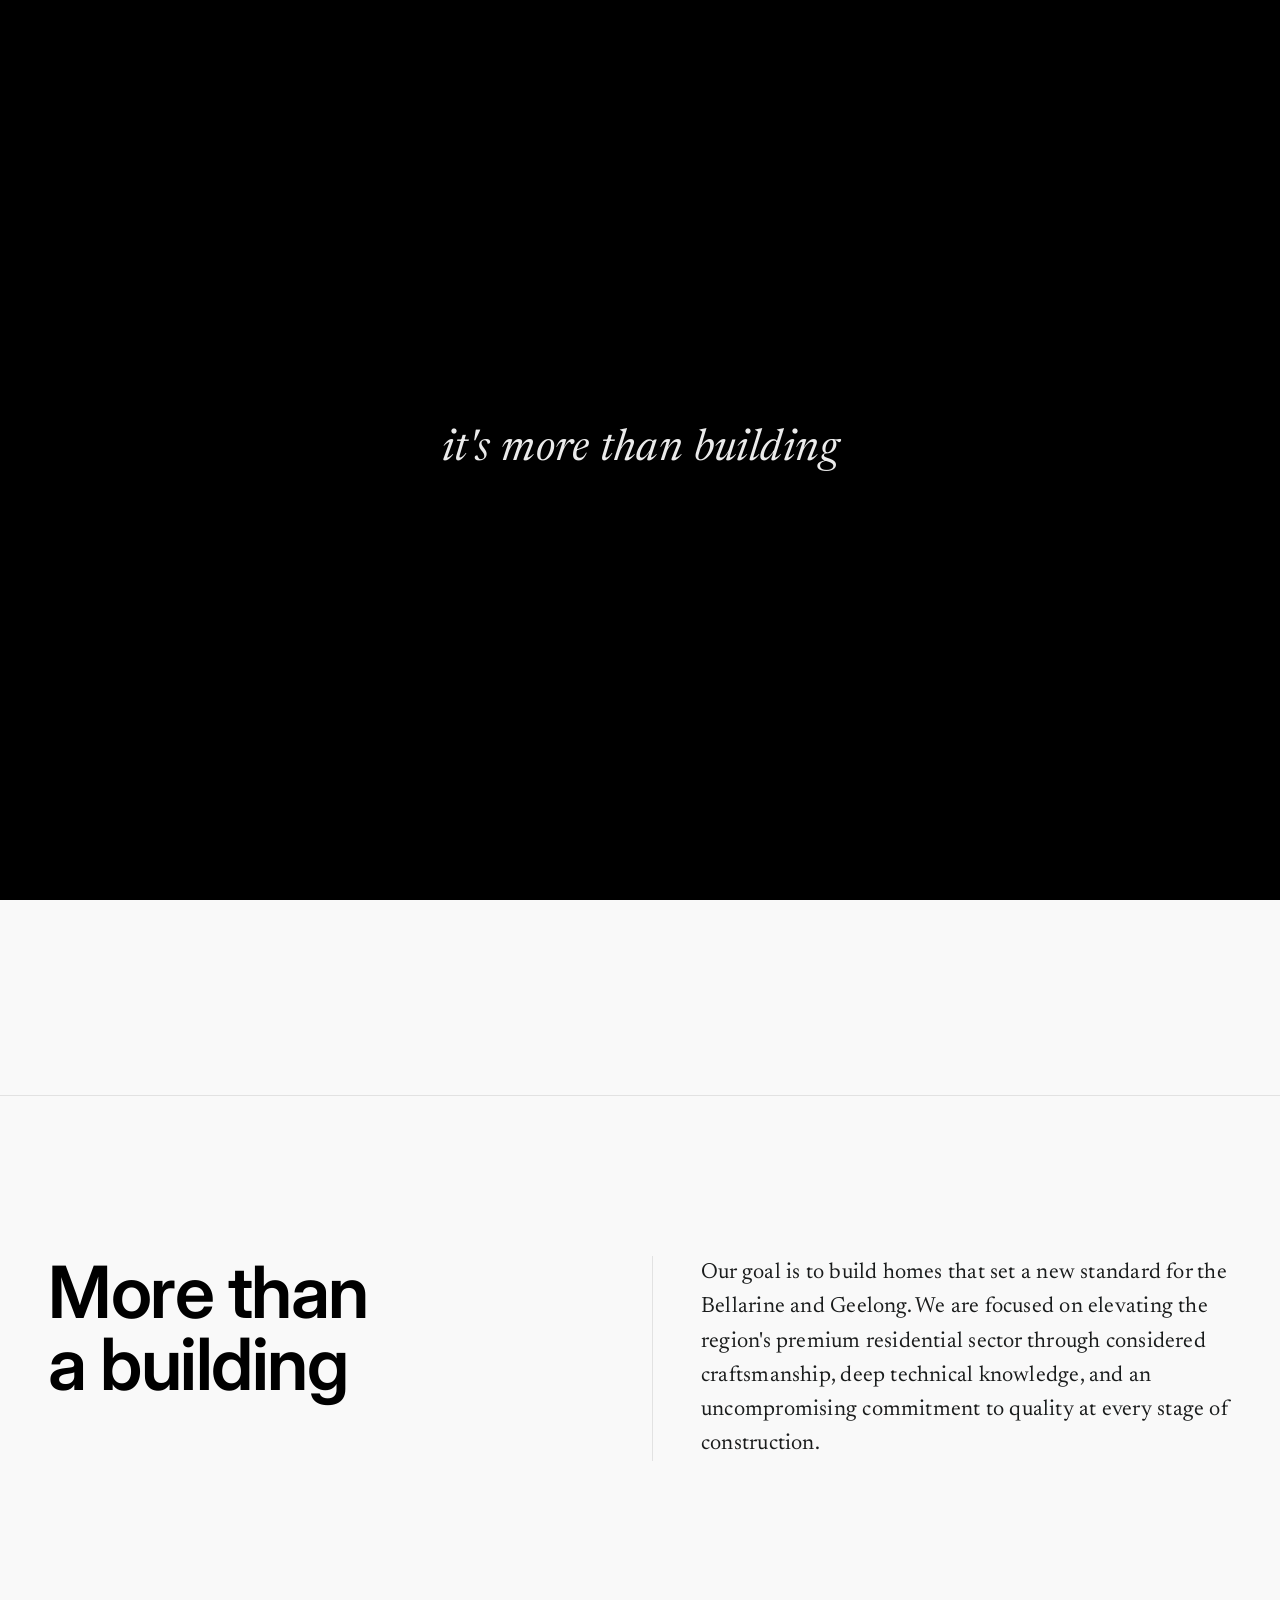
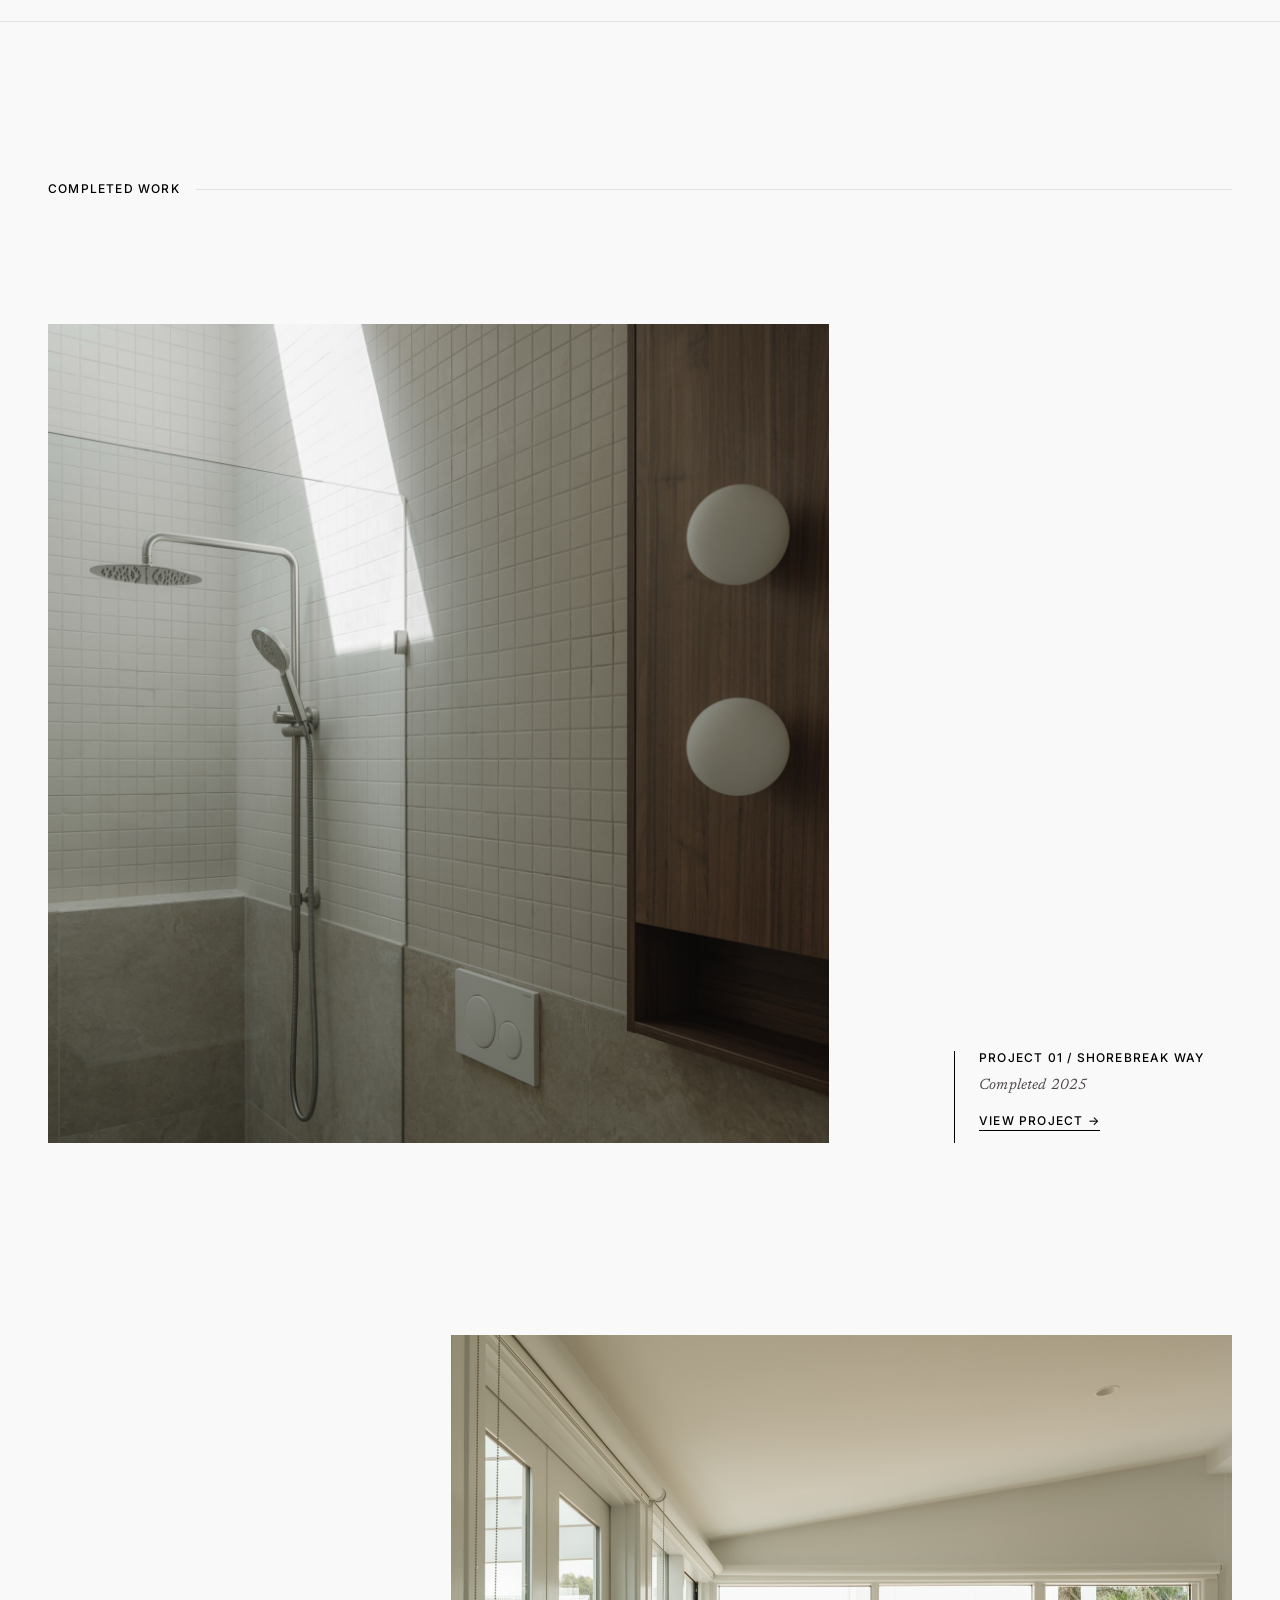
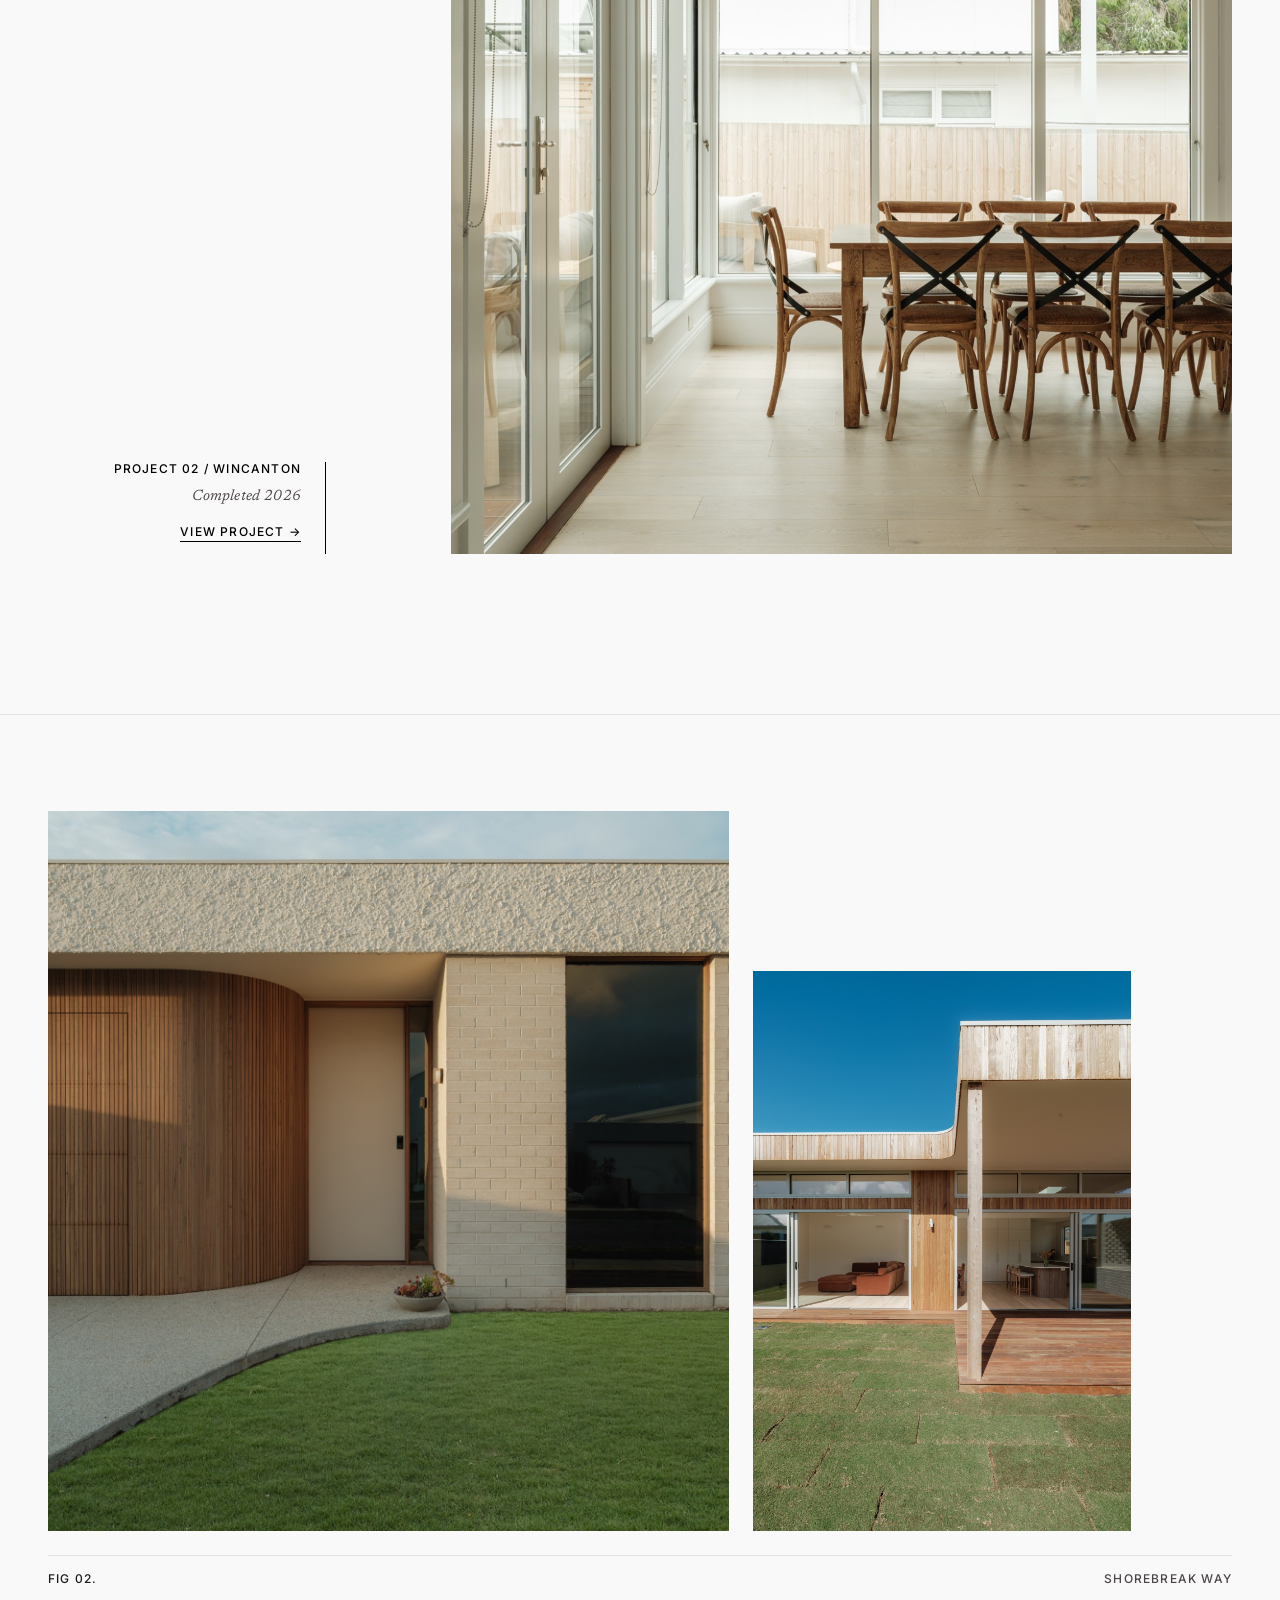
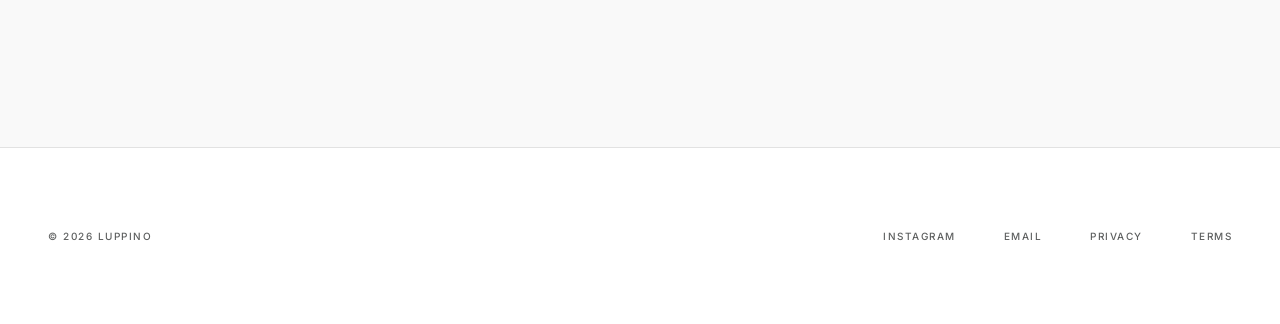
<file: site/index.html>
<!DOCTYPE html>
<html lang="en">
<head>
  <meta charset="UTF-8" />
  <meta name="viewport" content="width=device-width, initial-scale=1.0" />
  <title>LUPPINO — Building with Intent</title>
  <meta name="description" content="LUPPINO is a building company committed to enduring architecture — precision in form, restraint in material, intent in every detail." />
  <link rel="preconnect" href="https://fonts.googleapis.com" />
  <link rel="preconnect" href="https://fonts.gstatic.com" crossorigin />
  <link rel="stylesheet" href="https://fonts.googleapis.com/css2?family=Inter:wght@400;500;600;700&family=Newsreader:opsz,wght@6..72,400;6..72,500&display=swap" />
  <link rel="stylesheet" href="css/styles.css" />
  <script defer src="js/motion.js"></script>
</head>
<body class="has-intro">

  <!-- Intro / page-load curtain -->
  <div class="intro" aria-hidden="true">
    <img class="intro__logo" src="images/logo.png" alt="" />
    <span class="intro__slogan">it's more than building</span>
  </div>

  <nav class="nav">
    <a href="index.html"><img class="nav__logo" src="images/logo.png" alt="LUPPINO" /></a>
    <ul class="nav__list">
      <li><a class="nav__link is-active" href="index.html">Home</a></li>
      <li><a class="nav__link" href="projects.html">Projects</a></li>
      <li><a class="nav__link" href="now-building.html">Now Building</a></li>
      <li><a class="nav__link" href="about.html">About</a></li>
      <li><a class="nav__link" href="contact.html">Contact</a></li>
    </ul>
  </nav>

  <main>

    <!-- Hero -->
    <section class="hero" style="padding-top: 160px;">
      <div class="hero__frame">
        <img class="hero__image" src="images/shorebreak-facade.jpg" alt="LUPPINO — Shorebreak Way" />
        <div class="hero__overlay">
          <img class="hero__wordmark" src="images/logo.png" alt="LUPPINO" />
        </div>
      </div>
      <div class="hero__caption">
        <span class="label-sm">Fig 01.</span>
        <span class="label-sm right">Shorebreak Way · 2025</span>
      </div>
    </section>

    <!-- Mission -->
    <section class="mission">
      <div class="grid-12">
        <div class="col-5">
          <h2 class="headline-lg mission__title">More than<br />a building</h2>
        </div>
        <div class="col-6 start-7 mission__copy">
          <p class="body-md mission__statement">Our goal is to build homes that set a new standard for the Bellarine and Geelong. We are focused on elevating the region's premium residential sector through considered craftsmanship, deep technical knowledge, and an uncompromising commitment to quality at every stage of construction.</p>
        </div>
      </div>
    </section>

    <!-- Featured Project -->
    <section class="featured">
      <div class="featured__heading">
        <span class="label-sm">Completed Work</span>
        <span class="rule" aria-hidden="true"></span>
      </div>

      <!-- Shorebreak Way — image left, caption right -->
      <div class="grid-12 featured__row">
        <div class="col-8 featured__image-wrap featured__image-wrap--lg">
          <a href="shorebreak.html"><img src="images/project-04.jpg" alt="Shorebreak Way" /></a>
        </div>
        <div class="col-3 start-10 featured__caption featured__caption--left">
          <h3 class="label-sm">Project 01 / Shorebreak Way</h3>
          <p>Completed 2025</p>
          <a href="shorebreak.html" class="featured__link label-sm">View Project →</a>
        </div>
      </div>

      <!-- Wincanton — caption left, image right -->
      <div class="grid-12 featured__row">
        <div class="col-3 featured__caption featured__caption--right">
          <h3 class="label-sm">Project 02 / Wincanton</h3>
          <p>Completed 2026</p>
          <a href="wincanton.html" class="featured__link label-sm">View Project →</a>
        </div>
        <div class="col-8 start-5 featured__image-wrap featured__image-wrap--lg">
          <a href="wincanton.html"><img src="images/wincanton-rear.jpg" alt="Wincanton" /></a>
        </div>
      </div>
    </section>

    <!-- Closing image pair -->
    <section class="closing">
      <div class="closing__row grid-12">
        <div class="closing__frame closing__frame--lg col-7">
          <img src="images/project-12.jpg" alt="Shorebreak Way — interior" />
        </div>
        <div class="closing__frame closing__frame--md col-4 start-9">
          <img src="images/project-09.jpg" alt="Shorebreak Way — living volume" />
        </div>
      </div>
      <div class="closing__caption">
        <span class="label-sm">Fig 02.</span>
        <span class="label-sm right">Shorebreak Way</span>
      </div>
    </section>

  </main>

  <footer class="footer">
    <span class="footer__copyright">© 2026 LUPPINO</span>
    <div class="footer__links">
      <a href="#">Instagram</a>
      <a href="contact.html">Email</a>
      <a href="#">Privacy</a>
      <a href="#">Terms</a>
    </div>
  </footer>

</body>
</html>
</file>
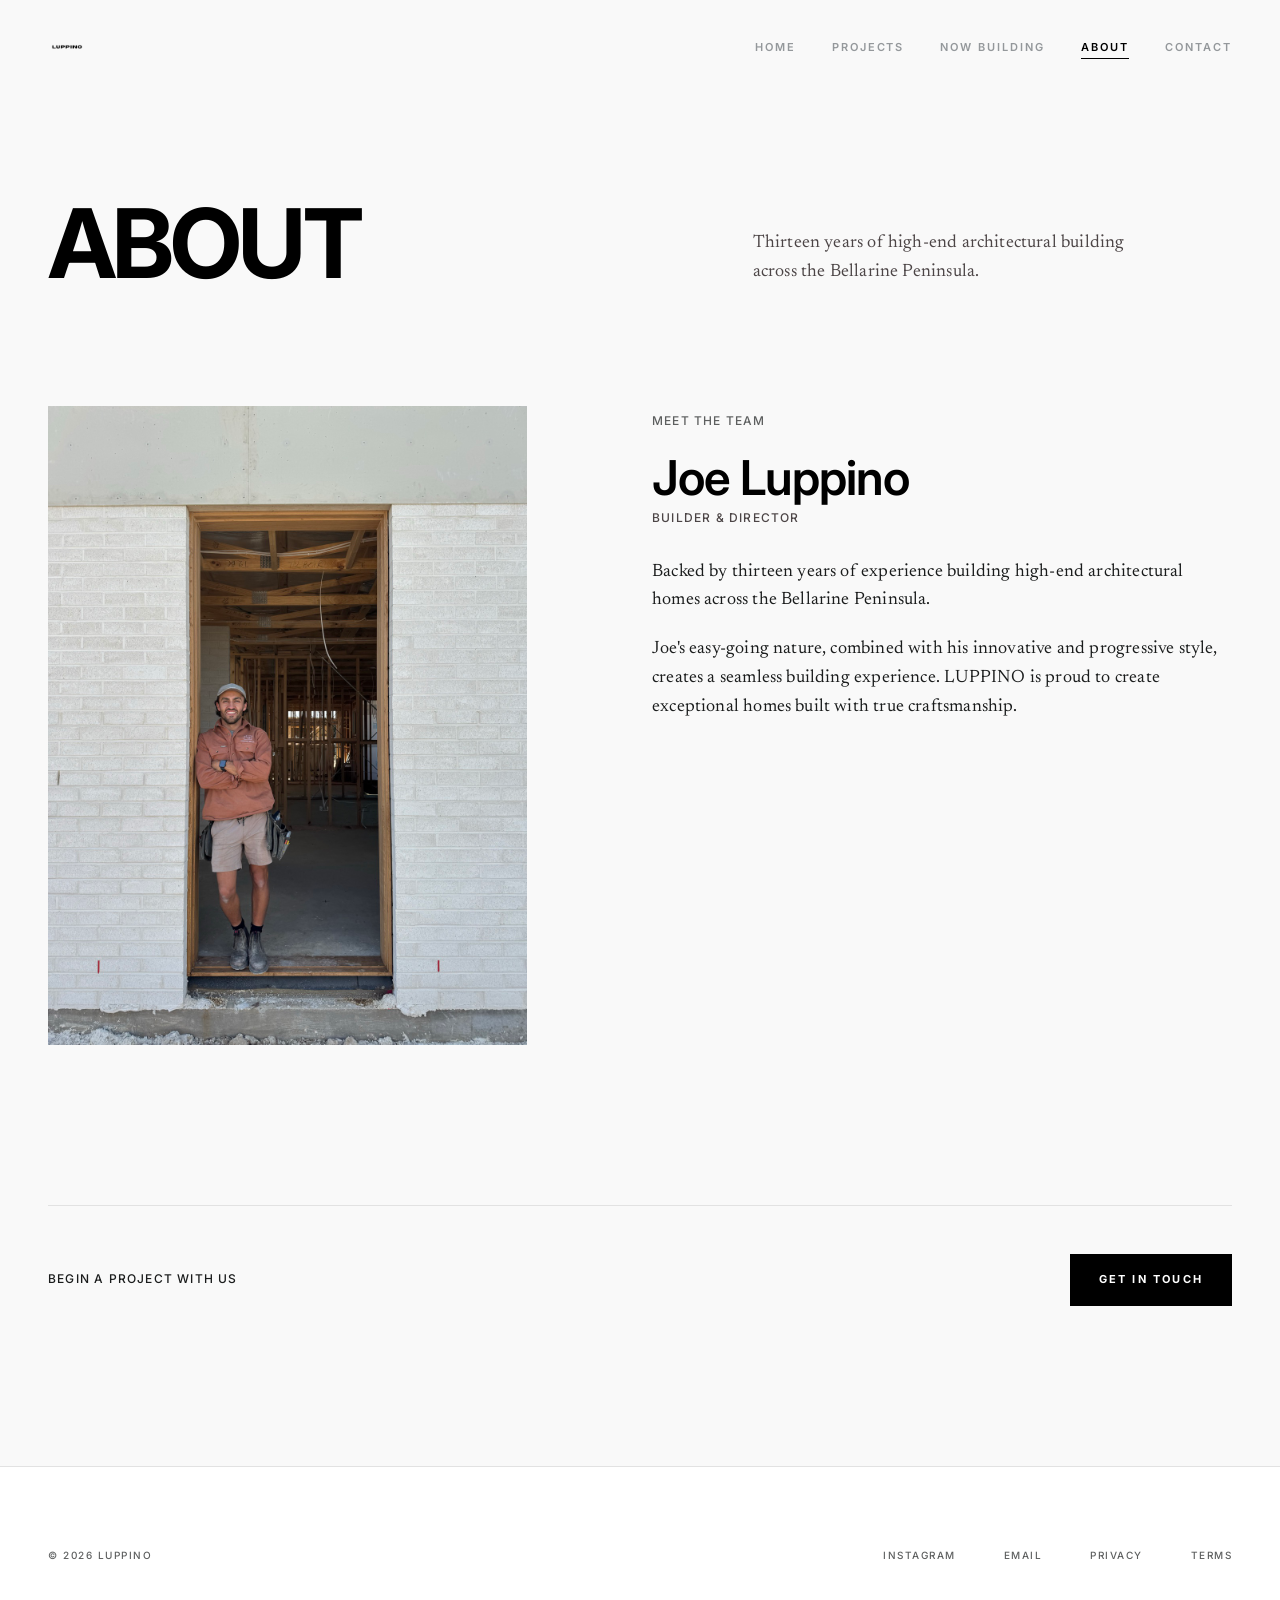
<file: site/about.html>
<!DOCTYPE html>
<html lang="en">
<head>
  <meta charset="UTF-8" />
  <meta name="viewport" content="width=device-width, initial-scale=1.0" />
  <title>LUPPINO — About</title>
  <meta name="description" content="Meet Joe Luppino — Builder and Director of LUPPINO. Thirteen years building high-end architectural homes across the Bellarine Peninsula." />
  <link rel="preconnect" href="https://fonts.googleapis.com" />
  <link rel="preconnect" href="https://fonts.gstatic.com" crossorigin />
  <link rel="stylesheet" href="https://fonts.googleapis.com/css2?family=Inter:wght@400;500;600;700&family=Newsreader:opsz,wght@6..72,400;6..72,500&display=swap" />
  <link rel="stylesheet" href="css/styles.css" />
  <script defer src="js/motion.js"></script>
</head>
<body>

  <nav class="nav">
    <a href="index.html"><img class="nav__logo" src="images/logo.png" alt="LUPPINO" /></a>
    <ul class="nav__list">
      <li><a class="nav__link" href="index.html">Home</a></li>
      <li><a class="nav__link" href="projects.html">Projects</a></li>
      <li><a class="nav__link" href="now-building.html">Now Building</a></li>
      <li><a class="nav__link is-active" href="about.html">About</a></li>
      <li><a class="nav__link" href="contact.html">Contact</a></li>
    </ul>
  </nav>

  <main>

    <!-- Hero -->
    <header class="contact-hero">
      <div class="grid-12">
        <div class="col-7">
          <h1 class="display-xl contact-hero__title">About</h1>
        </div>
        <div class="col-4 start-9" style="align-self: end;">
          <p class="body-md contact-hero__intro">Thirteen years of high-end architectural building across the Bellarine Peninsula.</p>
        </div>
      </div>
    </header>

    <!-- Bio -->
    <section class="about">
      <div class="grid-12 about__grid">
        <figure class="col-5 about__portrait">
          <img src="images/joe.jpg" alt="Joe Luppino — Builder and Director of LUPPINO" />
        </figure>
        <div class="col-6 start-7 about__copy">
          <span class="label-sm about__eyebrow">Meet the team</span>
          <h2 class="headline-md about__name">Joe Luppino</h2>
          <p class="label-sm about__role">Builder &amp; Director</p>
          <div class="body-md about__body">
            <p>Backed by thirteen years of experience building high-end architectural homes across the Bellarine Peninsula.</p>
            <p>Joe's easy-going nature, combined with his innovative and progressive style, creates a seamless building experience. LUPPINO is proud to create exceptional homes built with true craftsmanship.</p>
          </div>
        </div>
      </div>
    </section>

    <!-- Closing CTA -->
    <section class="about-cta">
      <div class="about-cta__row">
        <span class="label-sm">Begin a project with us</span>
        <a class="button" href="contact.html">Get in Touch</a>
      </div>
    </section>

  </main>

  <footer class="footer">
    <span class="footer__copyright">© 2026 LUPPINO</span>
    <div class="footer__links">
      <a href="#">Instagram</a>
      <a href="contact.html">Email</a>
      <a href="#">Privacy</a>
      <a href="#">Terms</a>
    </div>
  </footer>

</body>
</html>
</file>
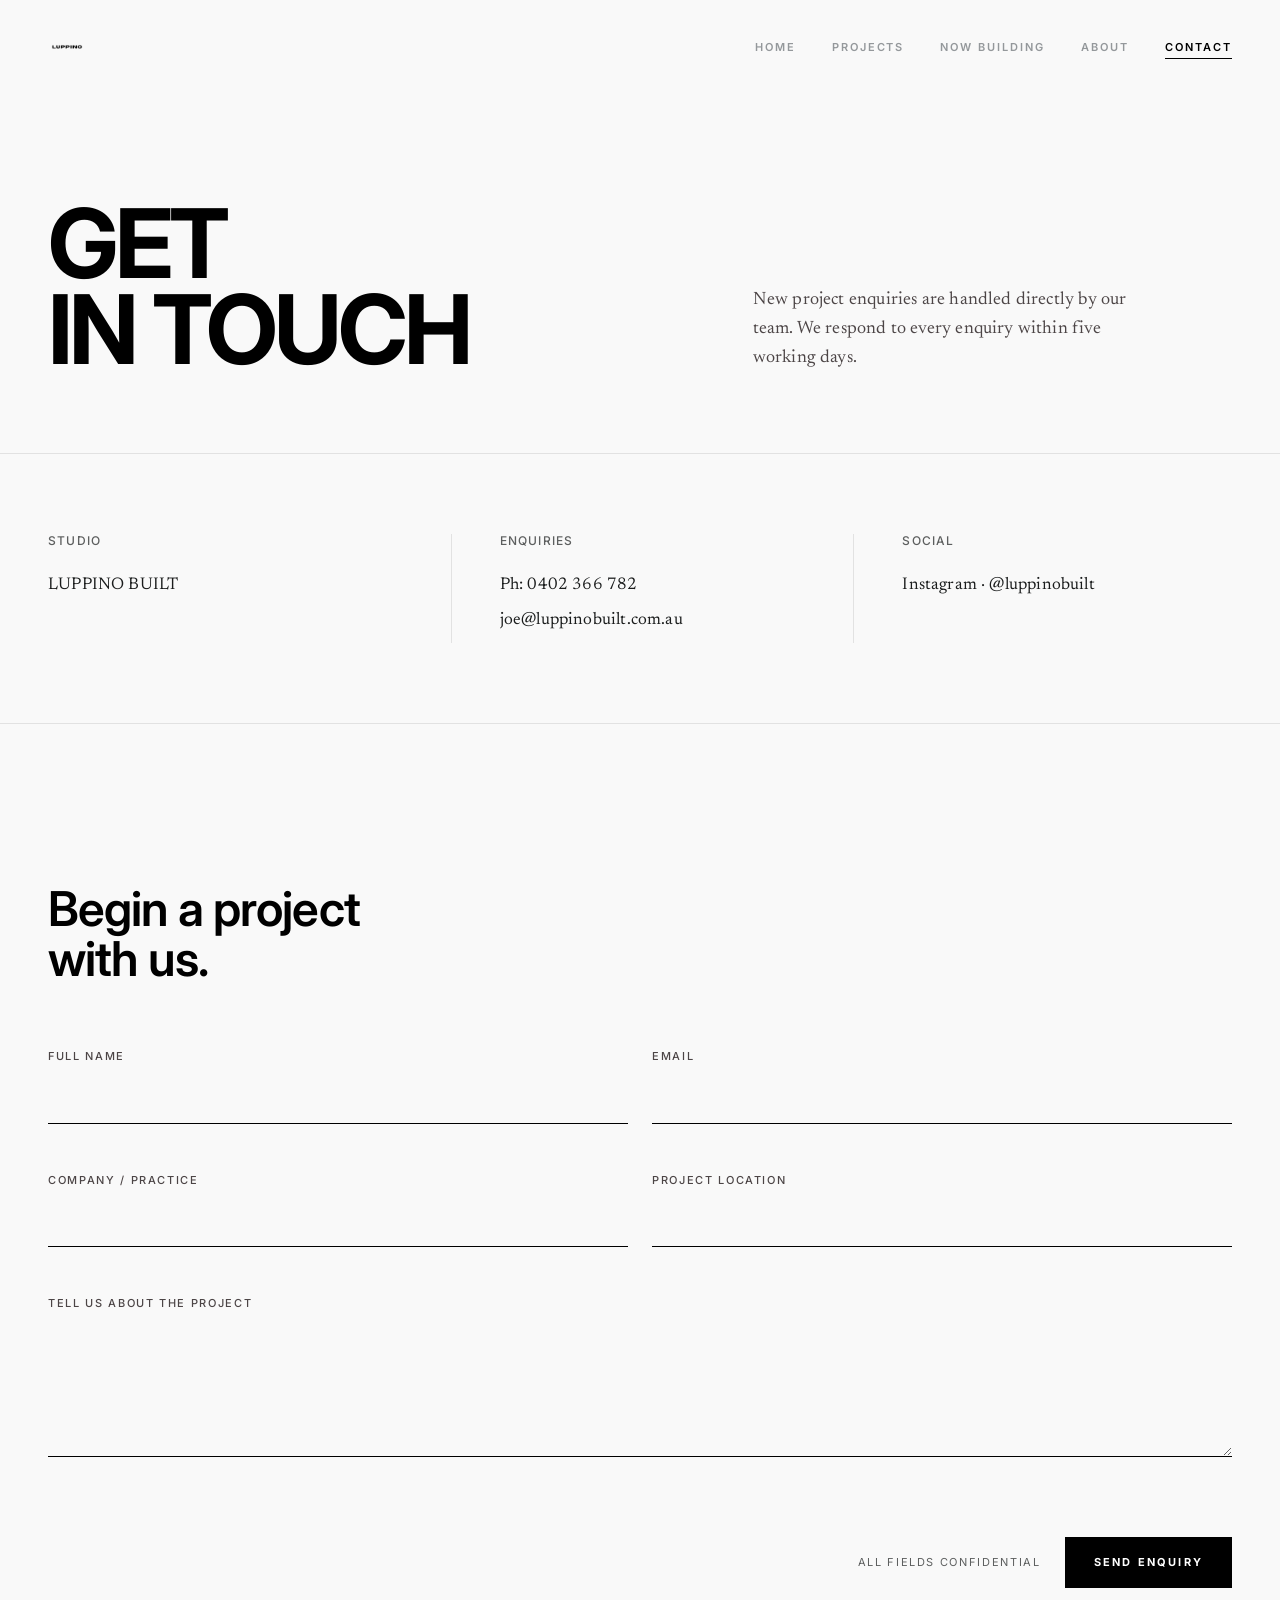
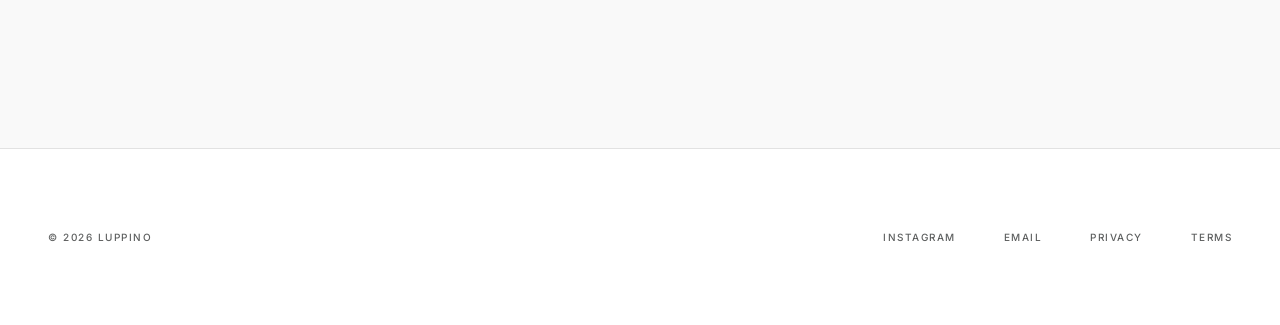
<file: site/contact.html>
<!DOCTYPE html>
<html lang="en">
<head>
  <meta charset="UTF-8" />
  <meta name="viewport" content="width=device-width, initial-scale=1.0" />
  <title>LUPPINO — Contact</title>
  <meta name="description" content="Contact LUPPINO. New projects, press, and studio enquiries are handled directly by our practice." />
  <link rel="preconnect" href="https://fonts.googleapis.com" />
  <link rel="preconnect" href="https://fonts.gstatic.com" crossorigin />
  <link rel="stylesheet" href="https://fonts.googleapis.com/css2?family=Inter:wght@400;500;600;700&family=Newsreader:opsz,wght@6..72,400;6..72,500&display=swap" />
  <link rel="stylesheet" href="css/styles.css" />
  <script defer src="js/motion.js"></script>
</head>
<body>

  <nav class="nav">
    <a href="index.html"><img class="nav__logo" src="images/logo.png" alt="LUPPINO" /></a>
    <ul class="nav__list">
      <li><a class="nav__link" href="index.html">Home</a></li>
      <li><a class="nav__link" href="projects.html">Projects</a></li>
      <li><a class="nav__link" href="now-building.html">Now Building</a></li>
      <li><a class="nav__link" href="about.html">About</a></li>
      <li><a class="nav__link is-active" href="contact.html">Contact</a></li>
    </ul>
  </nav>

  <main>

    <!-- Hero -->
    <header class="contact-hero">
      <div class="grid-12">
        <div class="col-7">
          <h1 class="display-xl contact-hero__title">Get<br />in touch</h1>
        </div>
        <div class="col-4 start-9" style="align-self: end;">
          <p class="body-md contact-hero__intro">New project enquiries are handled directly by our team. We respond to every enquiry within five working days.</p>
        </div>
      </div>
    </header>

    <!-- Info panel -->
    <section class="contact-info">
      <div class="grid-12">
        <div class="col-4 info-block">
          <h4 class="label-sm">Studio</h4>
          <p>LUPPINO BUILT</p>
        </div>
        <div class="col-4 info-block">
          <h4 class="label-sm">Enquiries</h4>
          <a href="tel:+61402366782">Ph: 0402 366 782</a>
          <a href="mailto:joe@luppinobuilt.com.au">joe@luppinobuilt.com.au</a>
        </div>
        <div class="col-4 info-block">
          <h4 class="label-sm">Social</h4>
          <a href="https://www.instagram.com/luppinobuilt" target="_blank" rel="noopener">Instagram · @luppinobuilt</a>
        </div>
      </div>
    </section>

    <!-- Form -->
    <section class="contact-form-section">
      <h2 class="headline-md contact-form-section__title">Begin a project<br />with us.</h2>

      <!-- Success banner (hidden until JS sets .is-shown after a successful submit) -->
      <div class="form__success" id="contact-success" hidden>
        <p class="label-sm">Enquiry sent.</p>
        <p class="body-md">Thanks for reaching out — we'll be in touch within five working days.</p>
      </div>
      <div class="form__error" id="contact-error" hidden></div>

      <form class="form" id="contact-form" action="https://formspree.io/f/maqvjkeg" method="POST" autocomplete="on">
        <div class="form__field">
          <label class="form__label" for="name">Full name</label>
          <input class="form__input" id="name" name="name" type="text" required />
        </div>
        <div class="form__field">
          <label class="form__label" for="email">Email</label>
          <input class="form__input" id="email" name="email" type="email" required />
        </div>
        <div class="form__field">
          <label class="form__label" for="company">Company / Practice</label>
          <input class="form__input" id="company" name="company" type="text" />
        </div>
        <div class="form__field">
          <label class="form__label" for="location">Project location</label>
          <input class="form__input" id="location" name="location" type="text" />
        </div>
        <div class="form__field form__field--full">
          <label class="form__label" for="message">Tell us about the project</label>
          <textarea class="form__textarea" id="message" name="message" rows="4" required></textarea>
        </div>
        <div class="form__submit-row">
          <span class="form__note">All fields confidential</span>
          <button class="button" type="submit">Send Enquiry</button>
        </div>
      </form>
    </section>

  </main>

  <footer class="footer">
    <span class="footer__copyright">© 2026 LUPPINO</span>
    <div class="footer__links">
      <a href="#">Instagram</a>
      <a href="contact.html">Email</a>
      <a href="#">Privacy</a>
      <a href="#">Terms</a>
    </div>
  </footer>

  <!-- Contact form: submits to Formspree via fetch, shows inline success/error -->
  <script>
    (function () {
      const form = document.getElementById('contact-form');
      const success = document.getElementById('contact-success');
      const errorBox = document.getElementById('contact-error');
      if (!form) return;

      form.addEventListener('submit', async (event) => {
        event.preventDefault();
        const submitBtn = form.querySelector('button[type="submit"]');
        if (submitBtn) submitBtn.disabled = true;
        errorBox.hidden = true;
        errorBox.textContent = '';

        try {
          const response = await fetch(form.action, {
            method: 'POST',
            headers: { Accept: 'application/json' },
            body: new FormData(form),
          });

          if (response.ok) {
            form.reset();
            form.hidden = true;
            success.hidden = false;
            success.scrollIntoView({ behavior: 'smooth', block: 'center' });
          } else {
            const data = await response.json().catch(() => ({}));
            const message = (data.errors && data.errors.map((e) => e.message).join(', '))
              || 'Something went wrong. Please try again or email us directly.';
            errorBox.textContent = message;
            errorBox.hidden = false;
          }
        } catch (err) {
          errorBox.textContent = 'Network error — please try again, or email joe@luppinobuilt.com.au directly.';
          errorBox.hidden = false;
        } finally {
          if (submitBtn) submitBtn.disabled = false;
        }
      });
    })();
  </script>

</body>
</html>
</file>
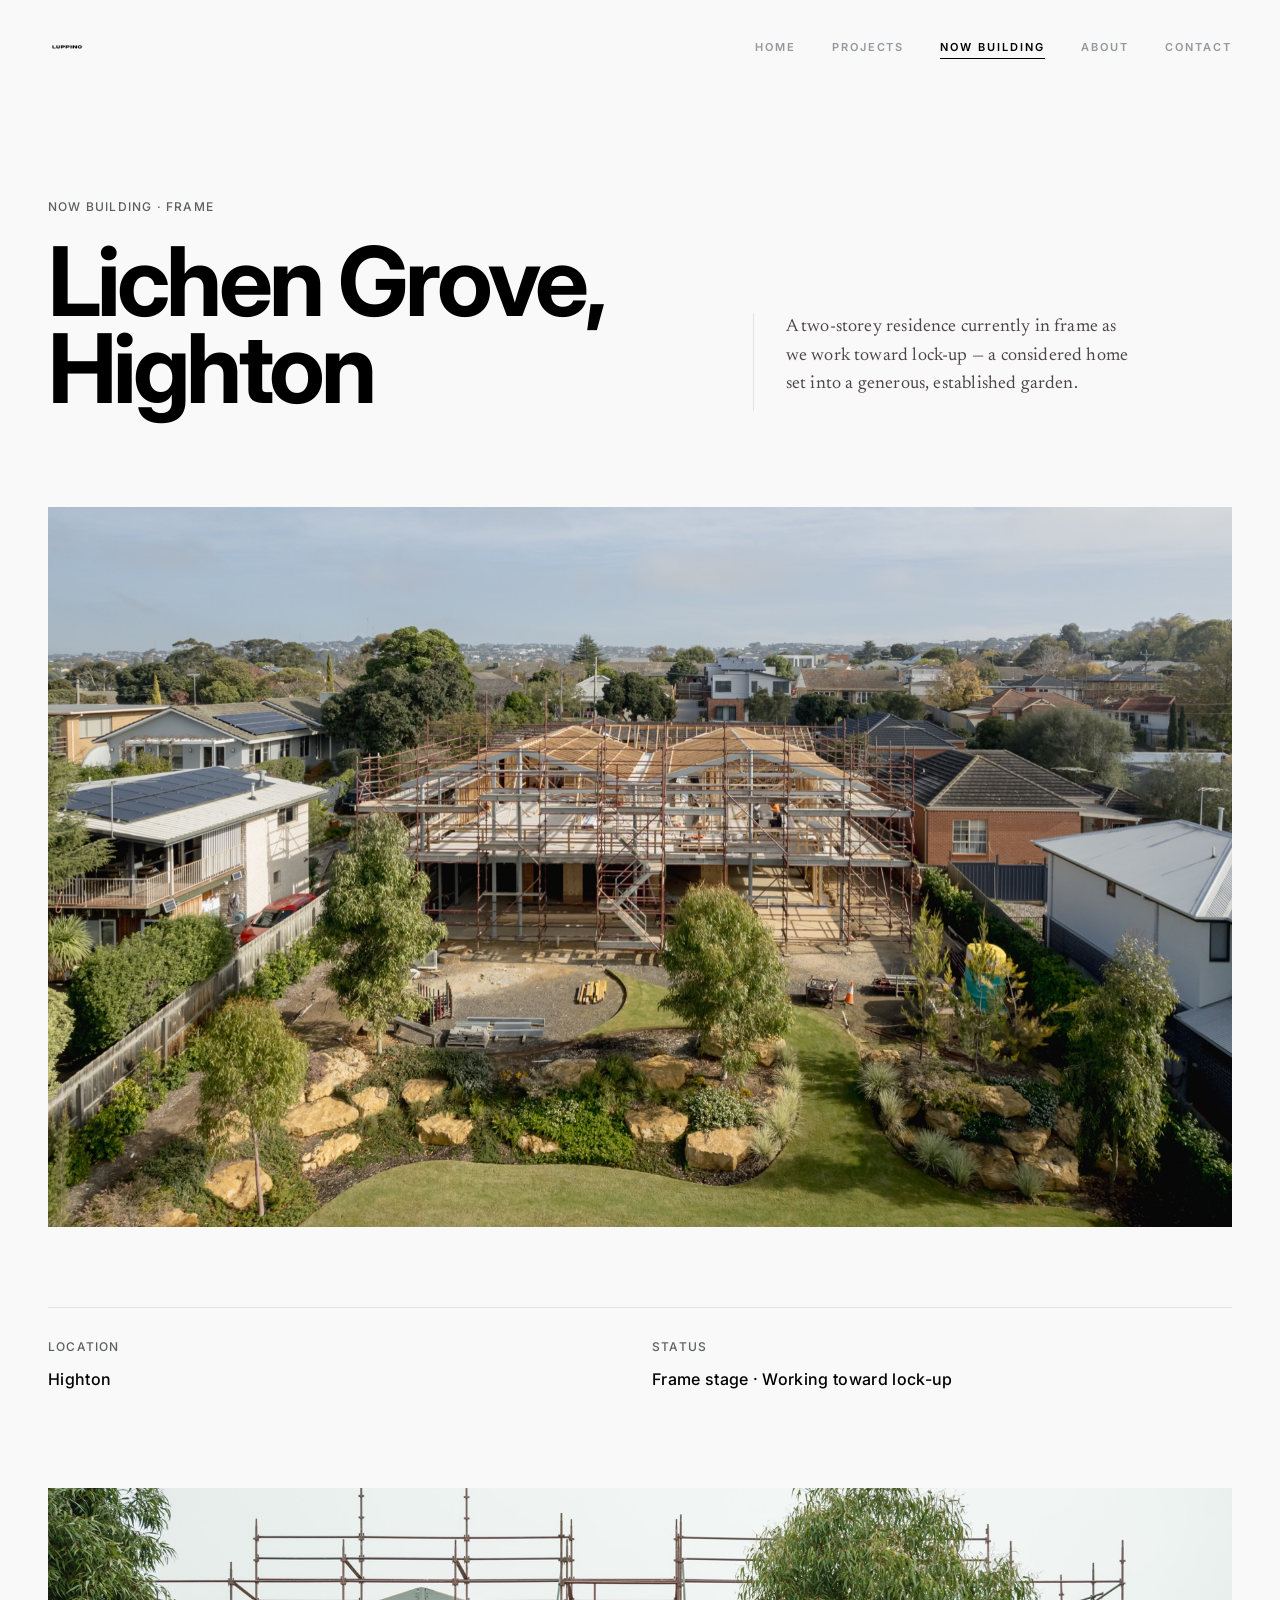
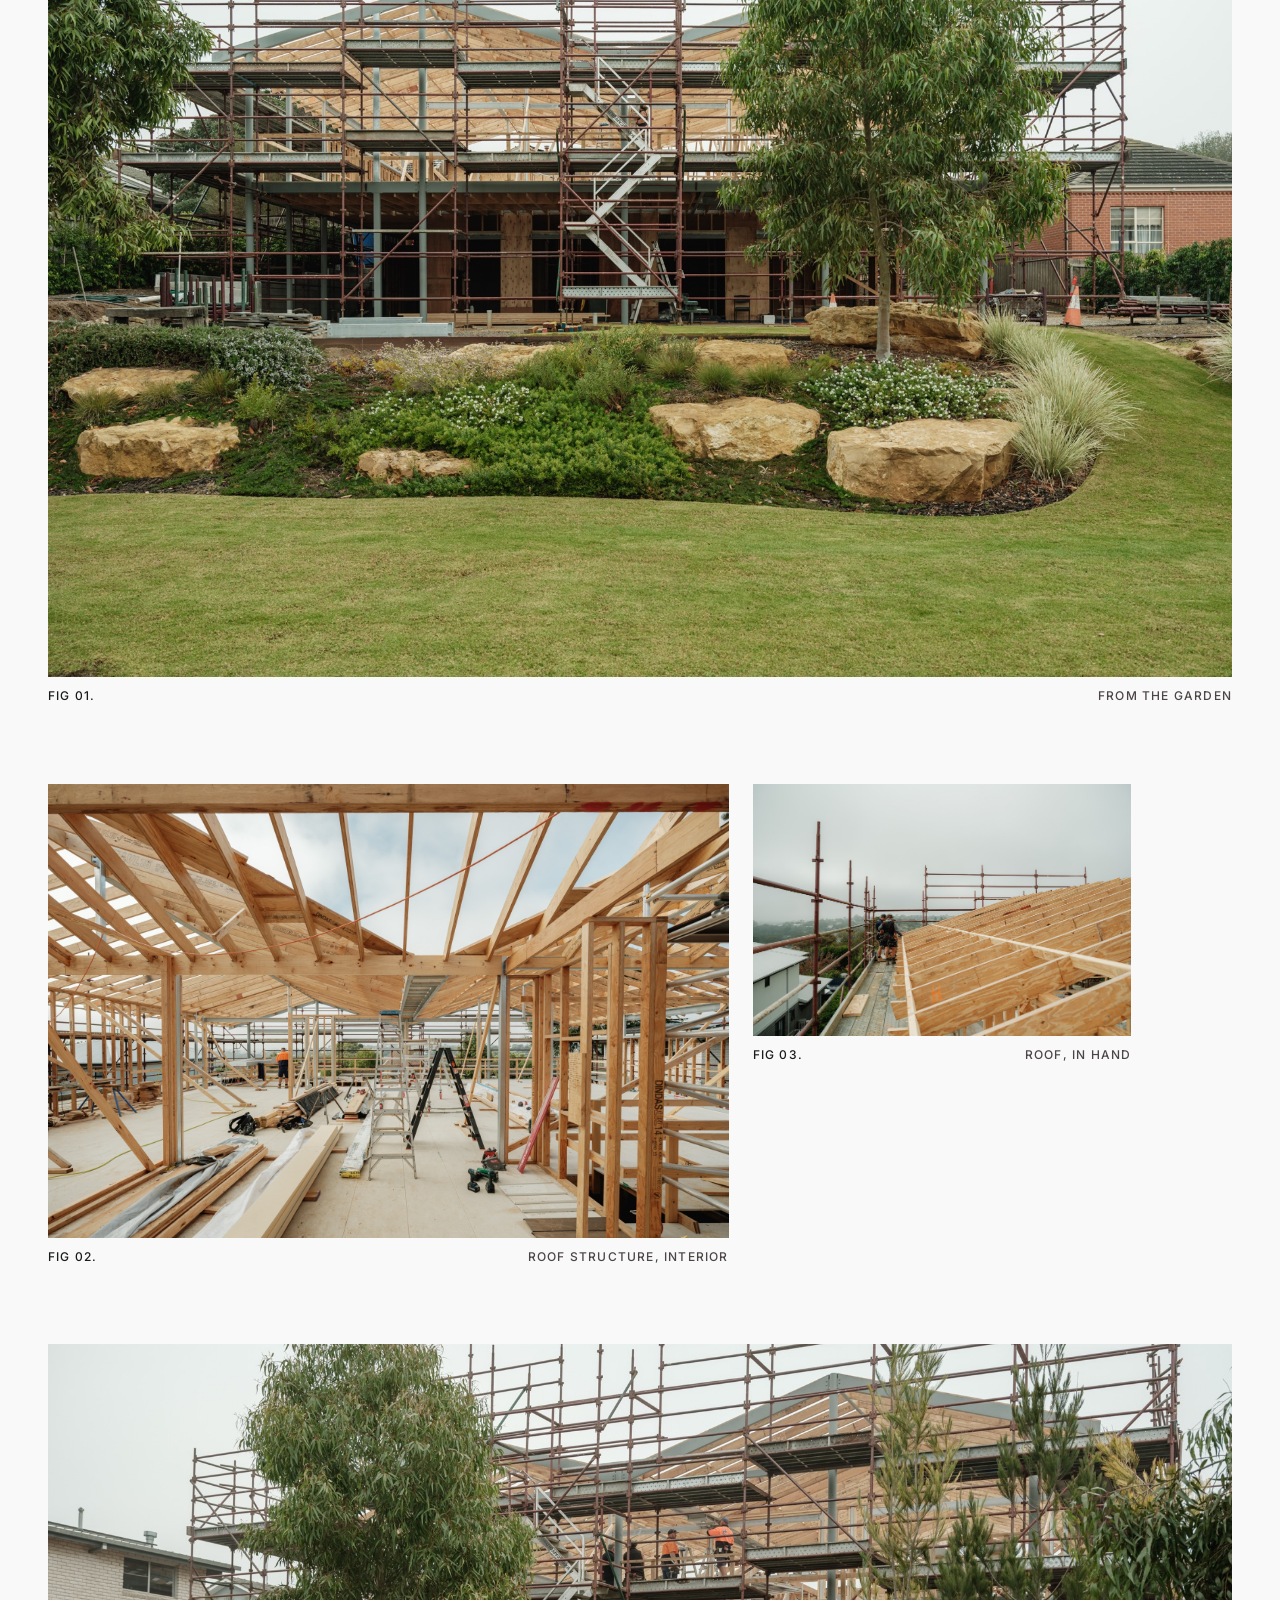
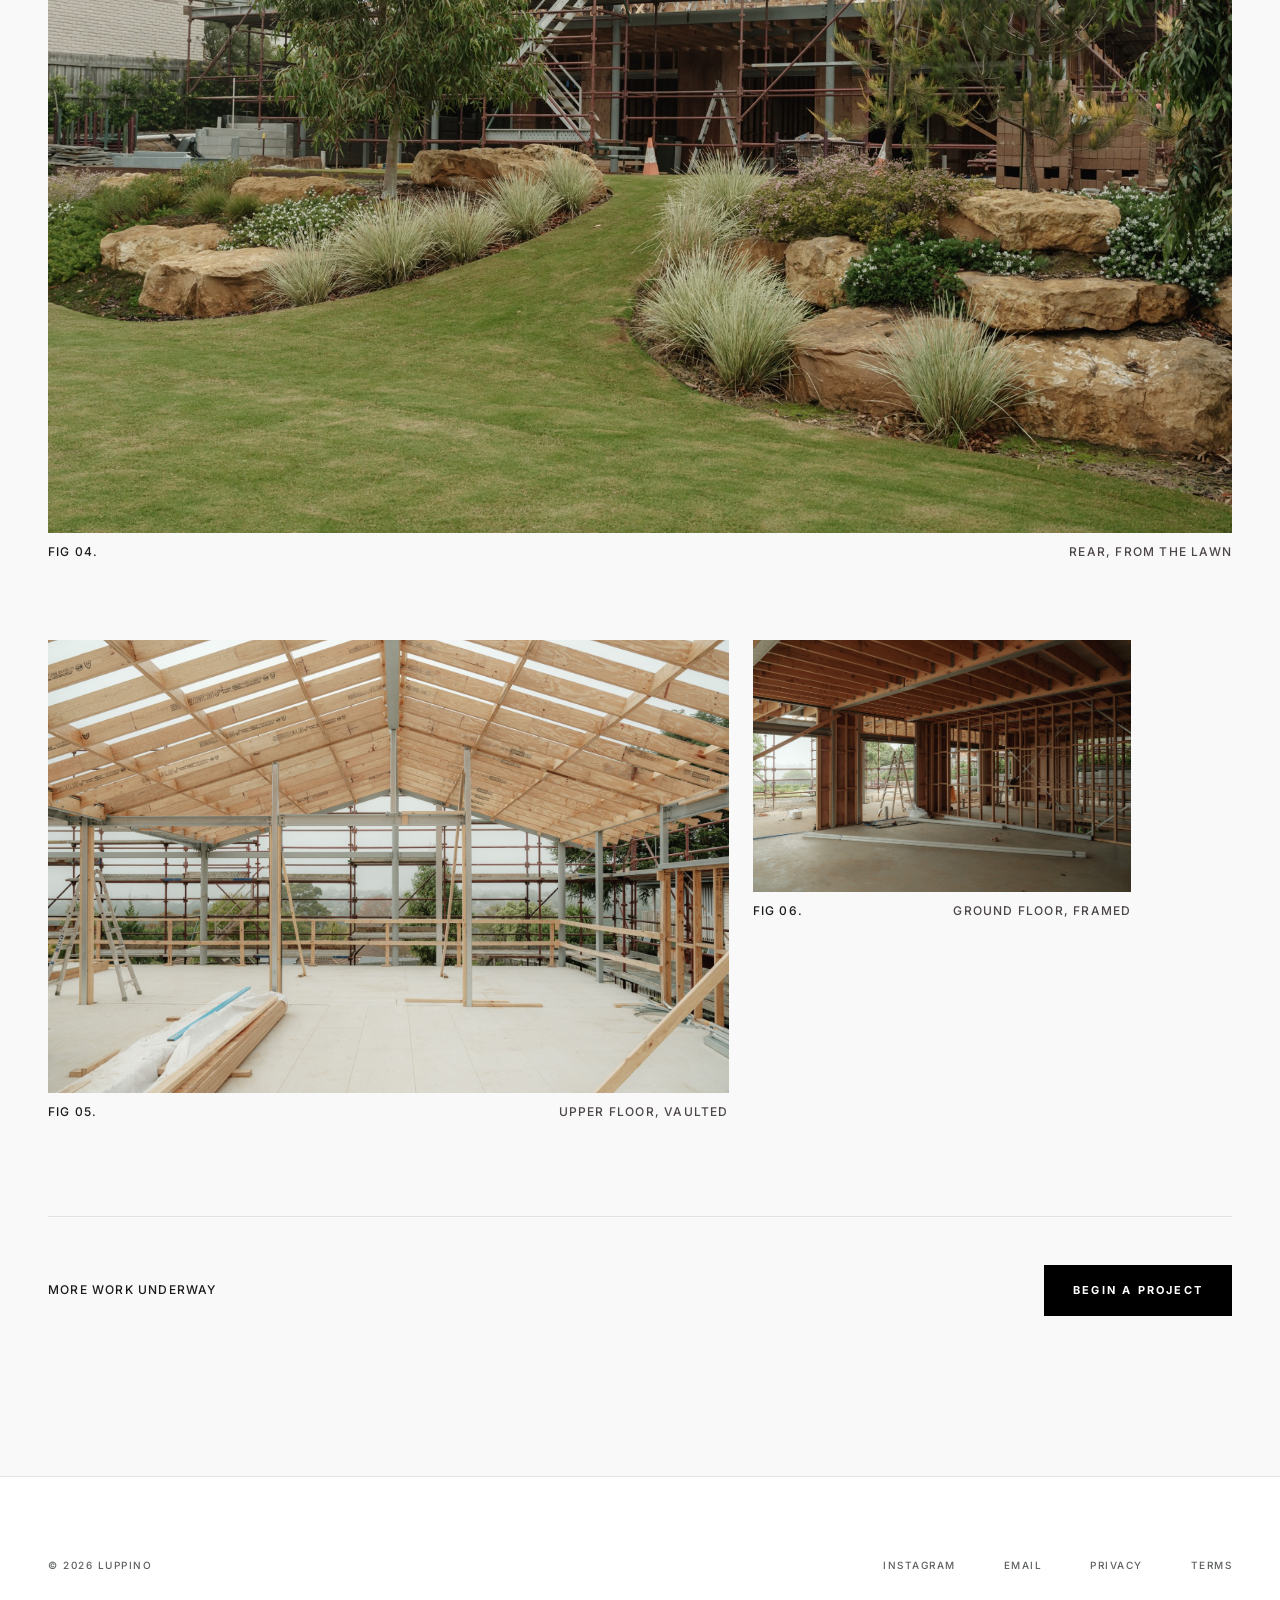
<file: site/highton.html>
<!DOCTYPE html>
<html lang="en">
<head>
  <meta charset="UTF-8" />
  <meta name="viewport" content="width=device-width, initial-scale=1.0" />
  <title>LUPPINO — Lichen Grove, Highton (Now Building)</title>
  <meta name="description" content="Lichen Grove, Highton — a two-storey residence currently in frame as LUPPINO works toward lock-up." />
  <link rel="preconnect" href="https://fonts.googleapis.com" />
  <link rel="preconnect" href="https://fonts.gstatic.com" crossorigin />
  <link rel="stylesheet" href="https://fonts.googleapis.com/css2?family=Inter:wght@400;500;600;700&family=Newsreader:opsz,wght@6..72,400;6..72,500&display=swap" />
  <link rel="stylesheet" href="css/styles.css" />
  <script defer src="js/motion.js"></script>
</head>
<body>

  <nav class="nav">
    <a href="index.html"><img class="nav__logo" src="images/logo.png" alt="LUPPINO" /></a>
    <ul class="nav__list">
      <li><a class="nav__link" href="index.html">Home</a></li>
      <li><a class="nav__link" href="projects.html">Projects</a></li>
      <li><a class="nav__link is-active" href="now-building.html">Now Building</a></li>
      <li><a class="nav__link" href="about.html">About</a></li>
      <li><a class="nav__link" href="contact.html">Contact</a></li>
    </ul>
  </nav>

  <main>

    <!-- Page header -->
    <header class="page-header">
      <div class="grid-12 page-header__grid">
        <div class="col-7 page-header__lede">
          <span class="label-sm page-header__eyebrow">Now Building · Frame</span>
          <h1 class="display-xl page-header__title">Lichen Grove,<br />Highton</h1>
        </div>
        <div class="col-4 start-9 page-header__aside">
          <p class="body-md page-header__intro">A two-storey residence currently in frame as we work toward lock-up — a considered home set into a generous, established garden.</p>
        </div>
      </div>
    </header>

    <!-- Project showcase (lighter than completed builds) -->
    <section class="project-showcase">

      <!-- Hero — aerial view of the frame -->
      <div class="project-showcase__hero">
        <img src="images/highton-hero.jpg" alt="Lichen Grove, Highton — aerial view of the framed home" />
      </div>

      <!-- Meta strip — just Location & Status for in-progress builds -->
      <div class="project-showcase__meta">
        <div class="col-6 project-showcase__meta-item">
          <h4 class="label-sm">Location</h4>
          <p>Highton</p>
        </div>
        <div class="col-6 project-showcase__meta-item">
          <h4 class="label-sm">Status</h4>
          <p>Frame stage · Working toward lock-up</p>
        </div>
      </div>

      <!-- Gallery — 6 in-progress photos -->
      <div class="gallery">

        <!-- Fig 01 — from the garden, establishing (full bleed) -->
        <figure class="col-12">
          <div class="gallery__image-wrap ratio-3x2">
            <img src="images/highton-garden.jpg" alt="Lichen Grove, Highton — view from the garden, frame complete" />
          </div>
          <figcaption class="gallery__caption label-sm">
            <span>Fig 01.</span>
            <span>From the Garden</span>
          </figcaption>
        </figure>

        <!-- Fig 02 + 03 — paired: roof structure + builders on roof -->
        <figure class="col-7">
          <div class="gallery__image-wrap ratio-3x2">
            <img src="images/highton-roof.jpg" alt="Lichen Grove, Highton — interior frame, curved roof structure" />
          </div>
          <figcaption class="gallery__caption label-sm">
            <span>Fig 02.</span>
            <span>Roof Structure, Interior</span>
          </figcaption>
        </figure>

        <figure class="col-4 start-9">
          <div class="gallery__image-wrap ratio-3x2">
            <img src="images/highton-build.jpg" alt="Lichen Grove, Highton — builders working on the roof frame" />
          </div>
          <figcaption class="gallery__caption label-sm">
            <span>Fig 03.</span>
            <span>Roof, In Hand</span>
          </figcaption>
        </figure>

        <!-- Fig 04 — rear, from the lawn (full bleed) -->
        <figure class="col-12">
          <div class="gallery__image-wrap ratio-3x2">
            <img src="images/highton-rear.jpg" alt="Lichen Grove, Highton — rear view across the established garden" />
          </div>
          <figcaption class="gallery__caption label-sm">
            <span>Fig 04.</span>
            <span>Rear, From the Lawn</span>
          </figcaption>
        </figure>

        <!-- Fig 05 + 06 — paired: upper-floor vault + ground floor -->
        <figure class="col-7">
          <div class="gallery__image-wrap ratio-3x2">
            <img src="images/highton-vault.jpg" alt="Lichen Grove, Highton — upper floor, gable framed above" />
          </div>
          <figcaption class="gallery__caption label-sm">
            <span>Fig 05.</span>
            <span>Upper Floor, Vaulted</span>
          </figcaption>
        </figure>

        <figure class="col-4 start-9">
          <div class="gallery__image-wrap ratio-3x2">
            <img src="images/highton-interior.jpg" alt="Lichen Grove, Highton — ground floor frame, light through openings" />
          </div>
          <figcaption class="gallery__caption label-sm">
            <span>Fig 06.</span>
            <span>Ground Floor, Framed</span>
          </figcaption>
        </figure>

      </div>

      <!-- Closing block -->
      <div style="border-top: 1px solid var(--surface-variant); padding-top: 48px; display: flex; justify-content: space-between; align-items: baseline; gap: 24px; flex-wrap: wrap;">
        <span class="label-sm">More Work Underway</span>
        <a class="button" href="contact.html">Begin a Project</a>
      </div>

    </section>

  </main>

  <footer class="footer">
    <span class="footer__copyright">© 2026 LUPPINO</span>
    <div class="footer__links">
      <a href="#">Instagram</a>
      <a href="contact.html">Email</a>
      <a href="#">Privacy</a>
      <a href="#">Terms</a>
    </div>
  </footer>

</body>
</html>
</file>
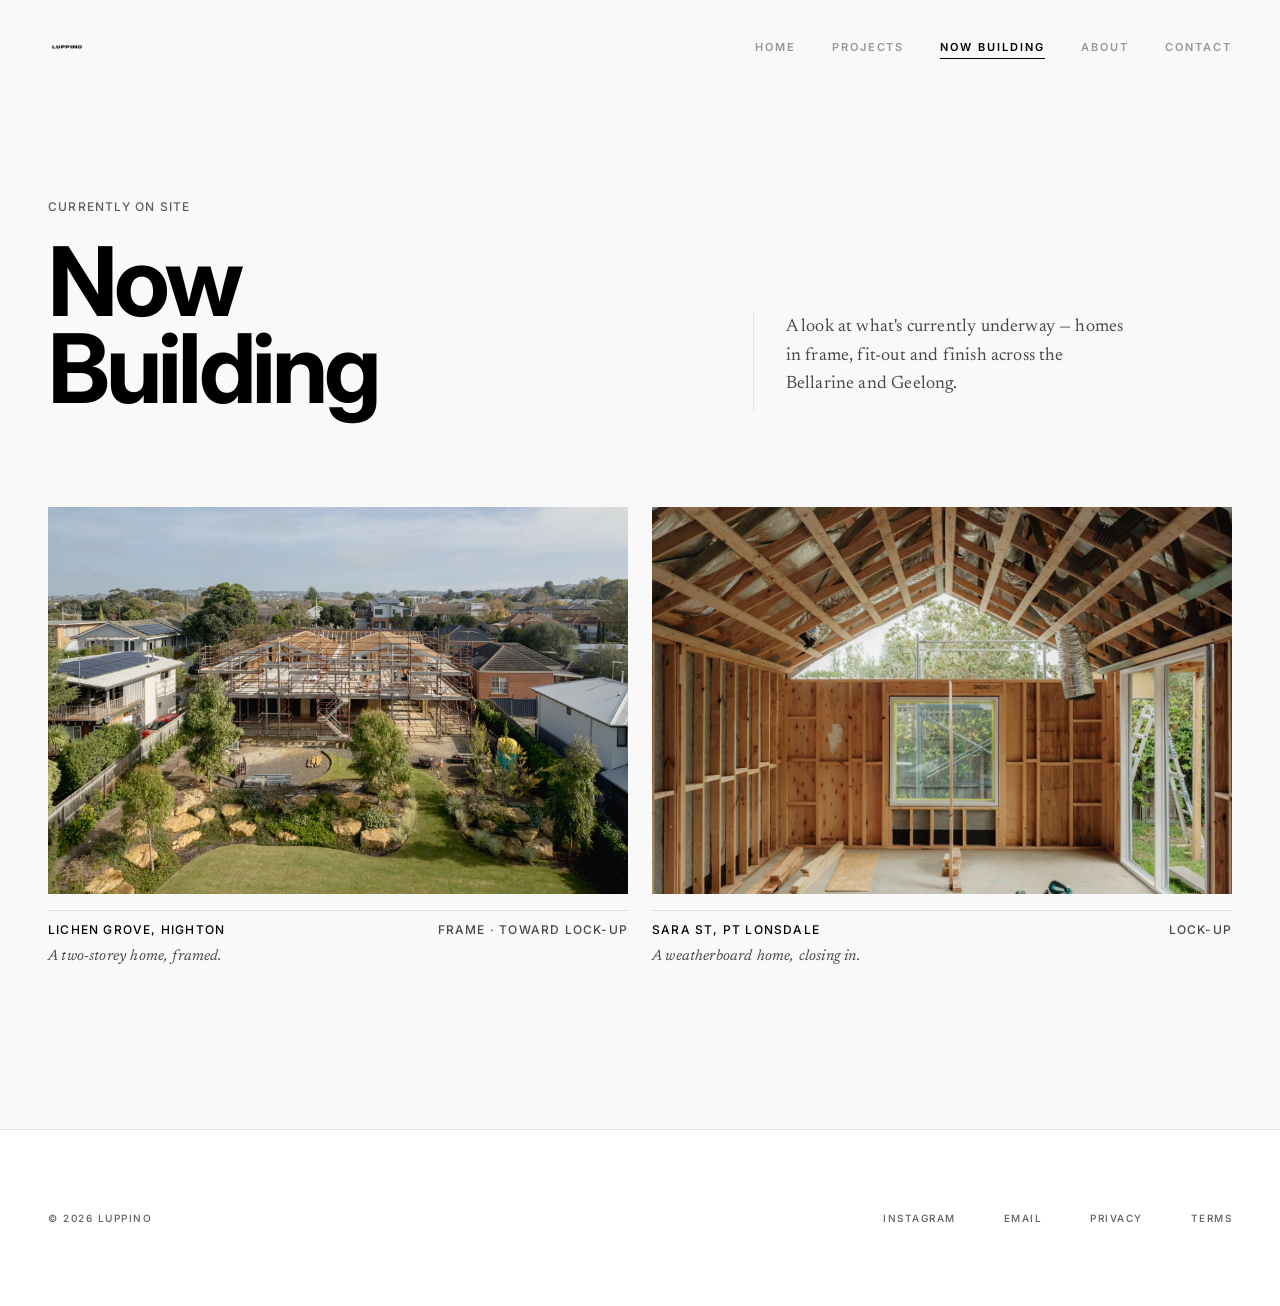
<file: site/now-building.html>
<!DOCTYPE html>
<html lang="en">
<head>
  <meta charset="UTF-8" />
  <meta name="viewport" content="width=device-width, initial-scale=1.0" />
  <title>LUPPINO — Now Building</title>
  <meta name="description" content="A look at the homes LUPPINO has currently underway across the Bellarine and Geelong." />
  <link rel="preconnect" href="https://fonts.googleapis.com" />
  <link rel="preconnect" href="https://fonts.gstatic.com" crossorigin />
  <link rel="stylesheet" href="https://fonts.googleapis.com/css2?family=Inter:wght@400;500;600;700&family=Newsreader:opsz,wght@6..72,400;6..72,500&display=swap" />
  <link rel="stylesheet" href="css/styles.css" />
  <script defer src="js/motion.js"></script>
</head>
<body>

  <nav class="nav">
    <a href="index.html"><img class="nav__logo" src="images/logo.png" alt="LUPPINO" /></a>
    <ul class="nav__list">
      <li><a class="nav__link" href="index.html">Home</a></li>
      <li><a class="nav__link" href="projects.html">Projects</a></li>
      <li><a class="nav__link is-active" href="now-building.html">Now Building</a></li>
      <li><a class="nav__link" href="about.html">About</a></li>
      <li><a class="nav__link" href="contact.html">Contact</a></li>
    </ul>
  </nav>

  <main>

    <!-- Page header -->
    <header class="page-header">
      <div class="grid-12 page-header__grid">
        <div class="col-7 page-header__lede">
          <span class="label-sm page-header__eyebrow">Currently On Site</span>
          <h1 class="display-xl page-header__title">Now<br />Building</h1>
        </div>
        <div class="col-4 start-9 page-header__aside">
          <p class="body-md page-header__intro">A look at what's currently underway — homes in frame, fit-out and finish across the Bellarine and Geelong.</p>
        </div>
      </div>
    </header>

    <!-- In-progress index -->
    <section class="projects-grid">

      <!-- Lichen Grove, Highton -->
      <a class="project col-6" href="highton.html">
        <div class="project__image ratio-3x2">
          <img src="images/highton-hero.jpg" alt="Lichen Grove, Highton — frame stage, aerial view" />
        </div>
        <div class="project__meta">
          <h3 class="label-sm">Lichen Grove, Highton</h3>
          <div class="meta-right label-sm">Frame · Toward Lock-Up</div>
        </div>
        <p class="project__caption">A two-storey home, framed.</p>
      </a>

      <!-- Sara St, Pt Lonsdale -->
      <a class="project col-6" href="sara-st.html">
        <div class="project__image ratio-3x2">
          <img src="images/sara-hero.jpg" alt="Sara St, Pt Lonsdale — lock-up stage" />
        </div>
        <div class="project__meta">
          <h3 class="label-sm">Sara St, Pt Lonsdale</h3>
          <div class="meta-right label-sm">Lock-Up</div>
        </div>
        <p class="project__caption">A weatherboard home, closing in.</p>
      </a>

    </section>

  </main>

  <footer class="footer">
    <span class="footer__copyright">© 2026 LUPPINO</span>
    <div class="footer__links">
      <a href="#">Instagram</a>
      <a href="contact.html">Email</a>
      <a href="#">Privacy</a>
      <a href="#">Terms</a>
    </div>
  </footer>

</body>
</html>
</file>
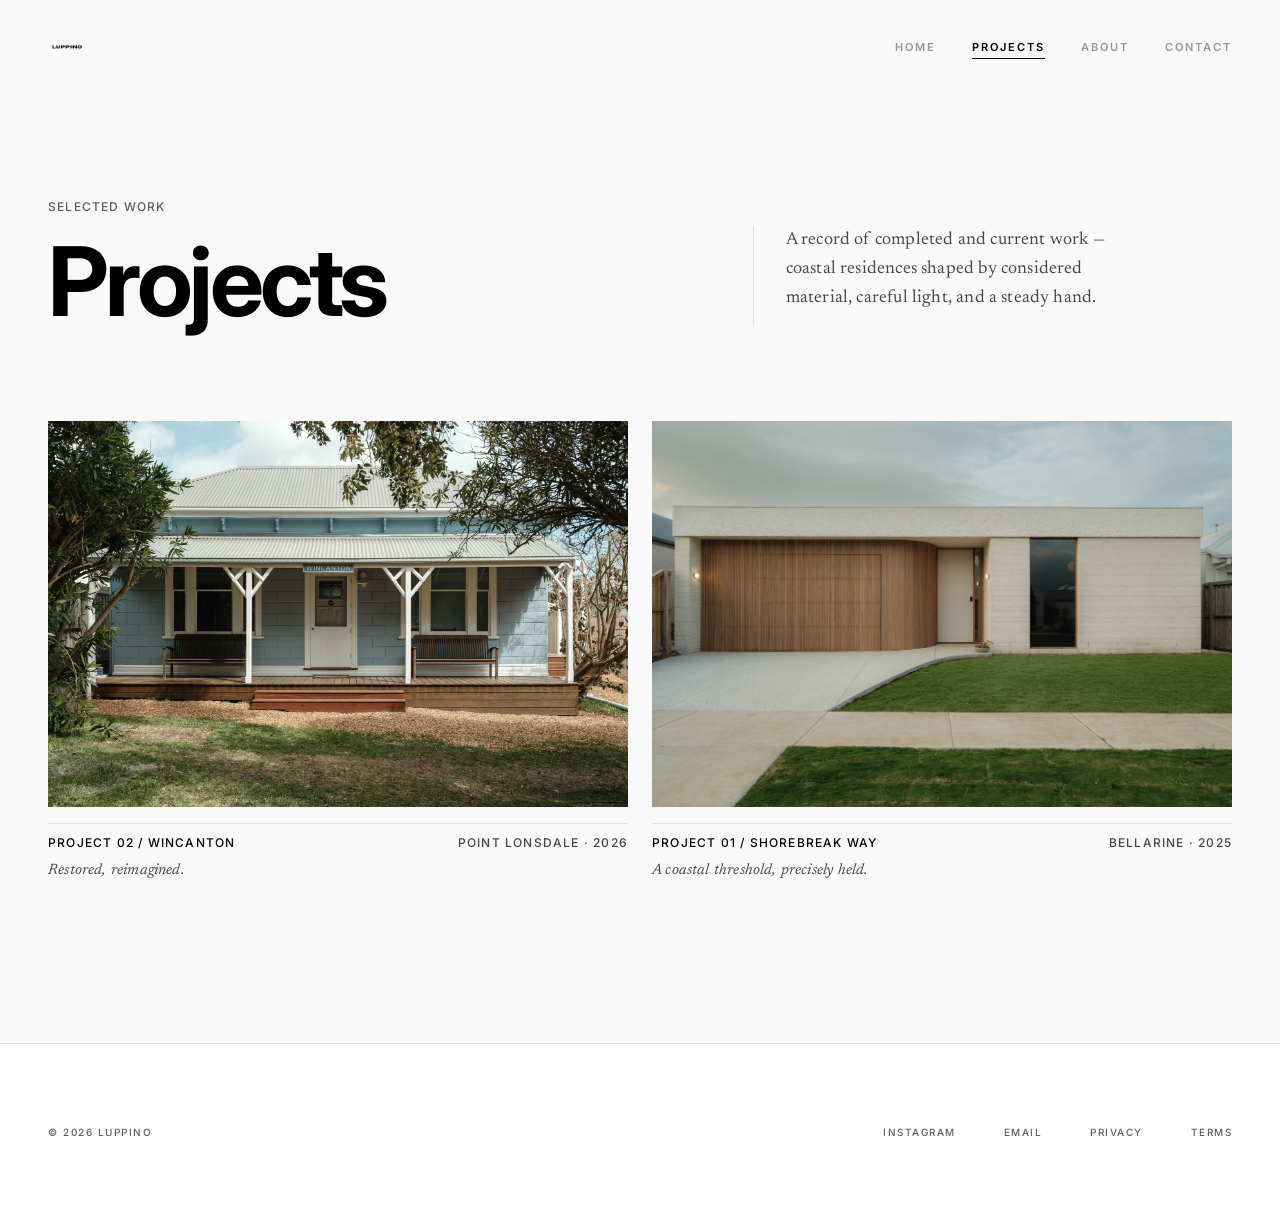
<file: site/projects.html>
<!DOCTYPE html>
<html lang="en">
<head>
  <meta charset="UTF-8" />
  <meta name="viewport" content="width=device-width, initial-scale=1.0" />
  <title>LUPPINO — Projects</title>
  <meta name="description" content="A record of completed and current work by LUPPINO — high-end residential building across the Bellarine Peninsula." />
  <link rel="preconnect" href="https://fonts.googleapis.com" />
  <link rel="preconnect" href="https://fonts.gstatic.com" crossorigin />
  <link rel="stylesheet" href="https://fonts.googleapis.com/css2?family=Inter:wght@400;500;600;700&family=Newsreader:opsz,wght@6..72,400;6..72,500&display=swap" />
  <link rel="stylesheet" href="css/styles.css" />
  <script defer src="js/motion.js"></script>
</head>
<body>

  <nav class="nav">
    <a href="index.html"><img class="nav__logo" src="images/logo.png" alt="LUPPINO" /></a>
    <ul class="nav__list">
      <li><a class="nav__link" href="index.html">Home</a></li>
      <li><a class="nav__link is-active" href="projects.html">Projects</a></li>
      <li><a class="nav__link" href="about.html">About</a></li>
      <li><a class="nav__link" href="contact.html">Contact</a></li>
    </ul>
  </nav>

  <main>

    <!-- Page header -->
    <header class="page-header">
      <div class="grid-12 page-header__grid">
        <div class="col-7 page-header__lede">
          <span class="label-sm page-header__eyebrow">Selected Work</span>
          <h1 class="display-xl page-header__title">Projects</h1>
        </div>
        <div class="col-4 start-9 page-header__aside">
          <p class="body-md page-header__intro">A record of completed and current work — coastal residences shaped by considered material, careful light, and a steady hand.</p>
        </div>
      </div>
    </header>

    <!-- Projects index -->
    <section class="projects-grid">

      <!-- Project 02 — Wincanton -->
      <a class="project col-6" href="wincanton.html">
        <div class="project__image ratio-3x2">
          <img src="images/wincanton-facade.jpg" alt="Wincanton — front facade through the trees" />
        </div>
        <div class="project__meta">
          <h3 class="label-sm">Project 02 / Wincanton</h3>
          <div class="meta-right label-sm">Point Lonsdale · 2026</div>
        </div>
        <p class="project__caption">Restored, reimagined.</p>
      </a>

      <!-- Project 01 — Shorebreak Way -->
      <a class="project col-6" href="shorebreak.html">
        <div class="project__image ratio-3x2">
          <img src="images/shorebreak-facade.jpg" alt="Shorebreak Way — street facade" />
        </div>
        <div class="project__meta">
          <h3 class="label-sm">Project 01 / Shorebreak Way</h3>
          <div class="meta-right label-sm">Bellarine · 2025</div>
        </div>
        <p class="project__caption">A coastal threshold, precisely held.</p>
      </a>

    </section>

  </main>

  <footer class="footer">
    <span class="footer__copyright">© 2026 LUPPINO</span>
    <div class="footer__links">
      <a href="#">Instagram</a>
      <a href="contact.html">Email</a>
      <a href="#">Privacy</a>
      <a href="#">Terms</a>
    </div>
  </footer>

</body>
</html>
</file>
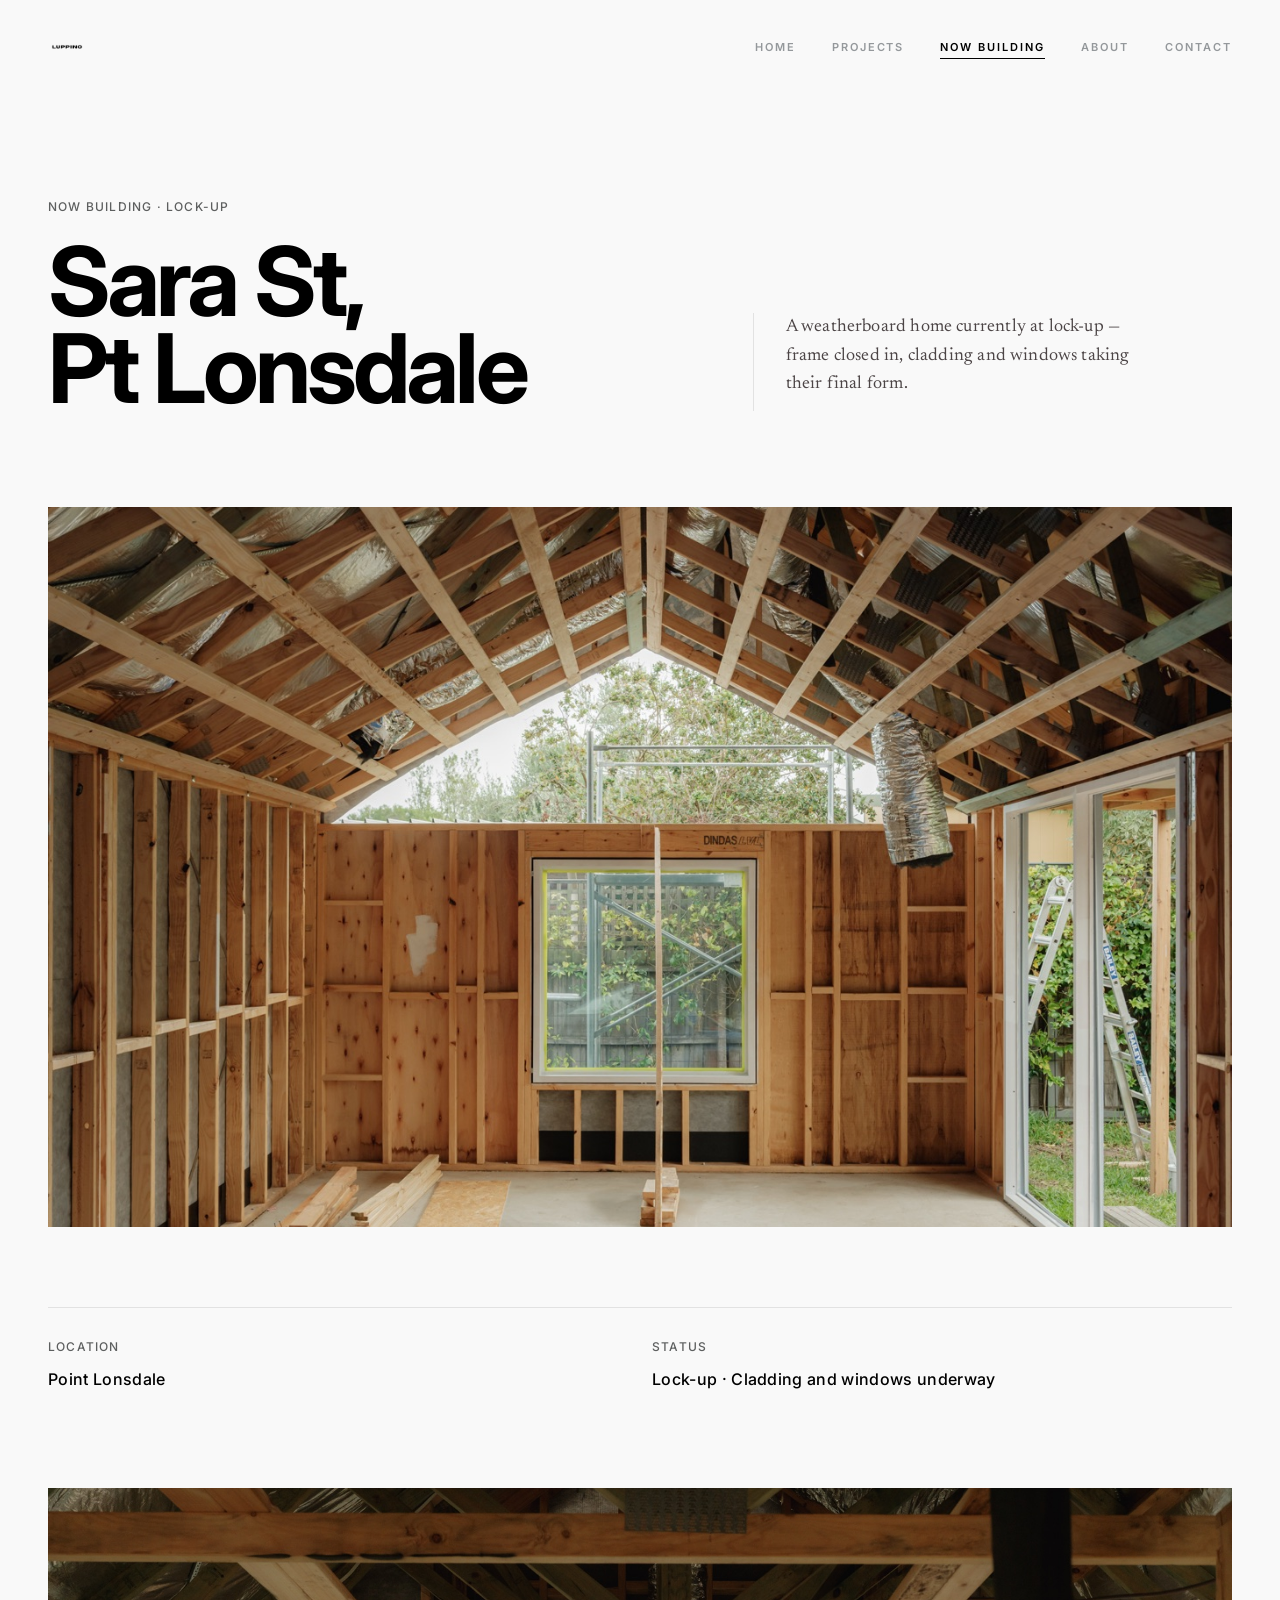
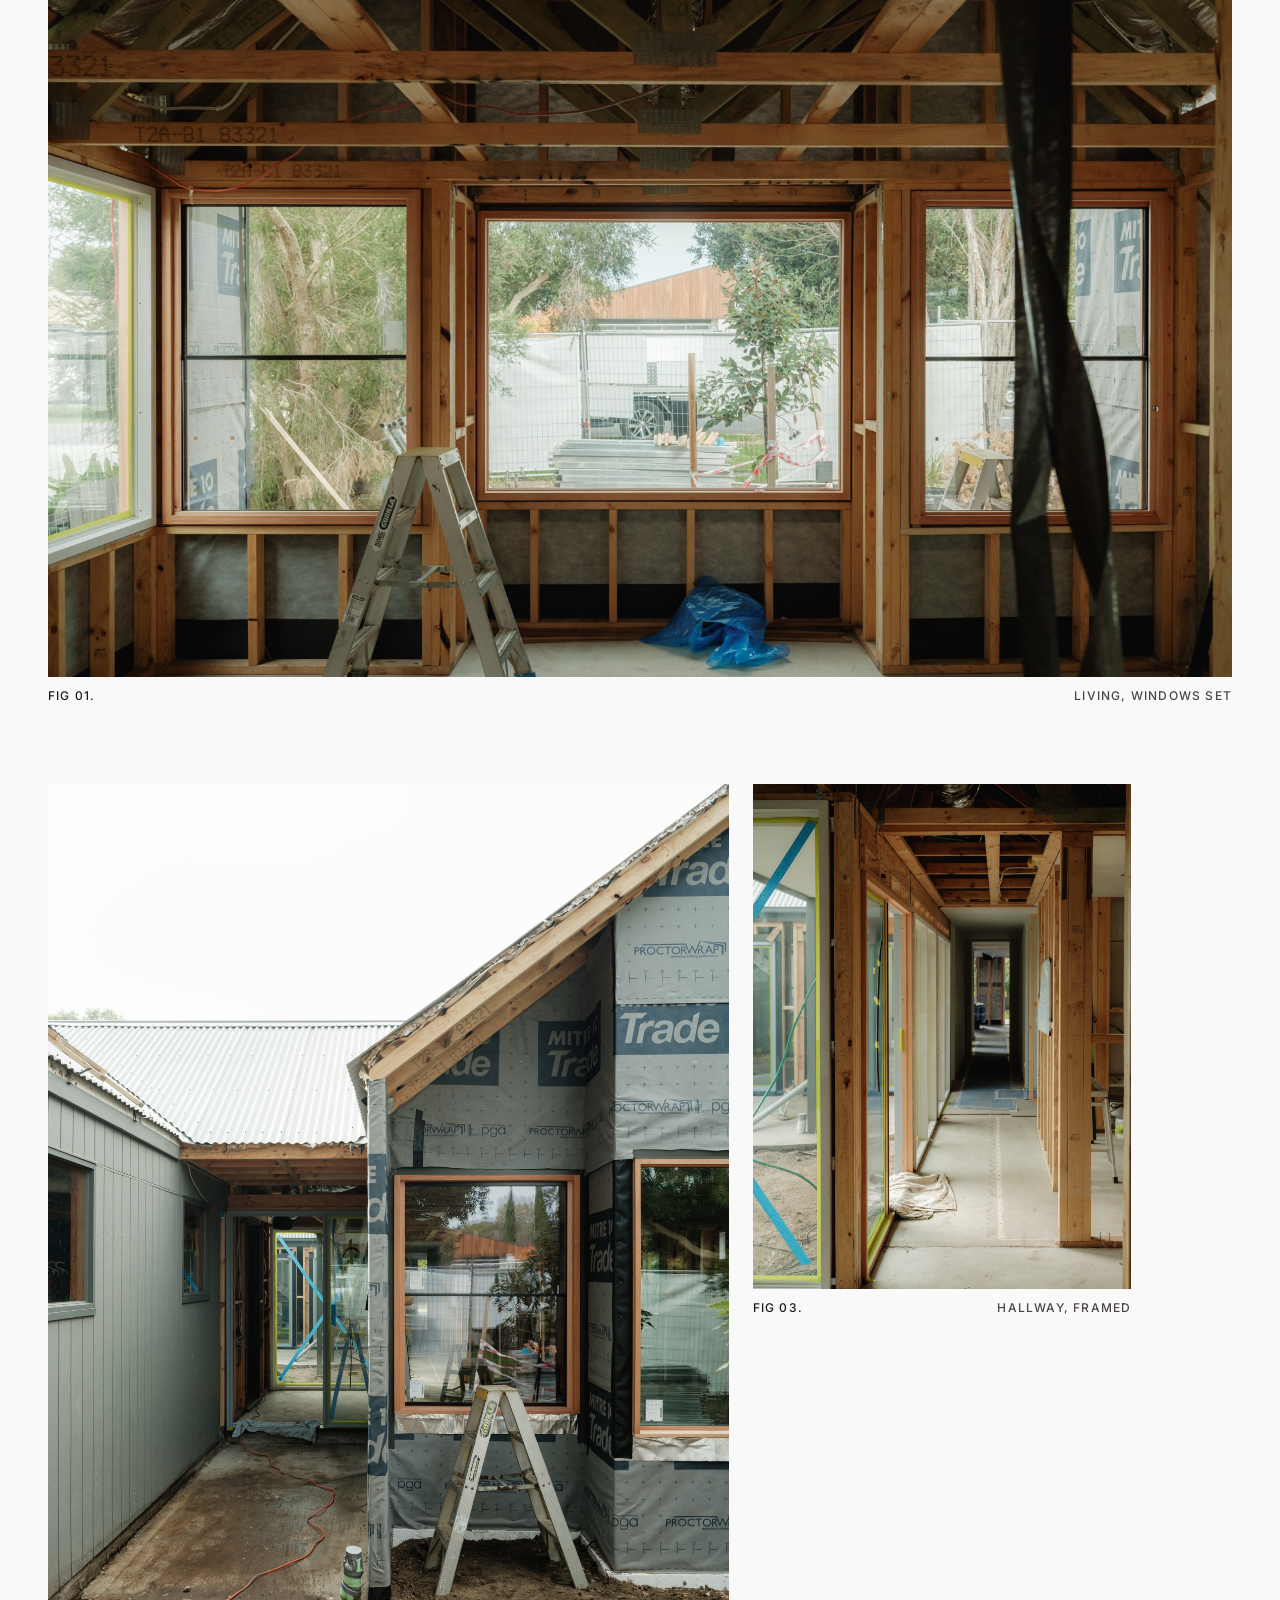
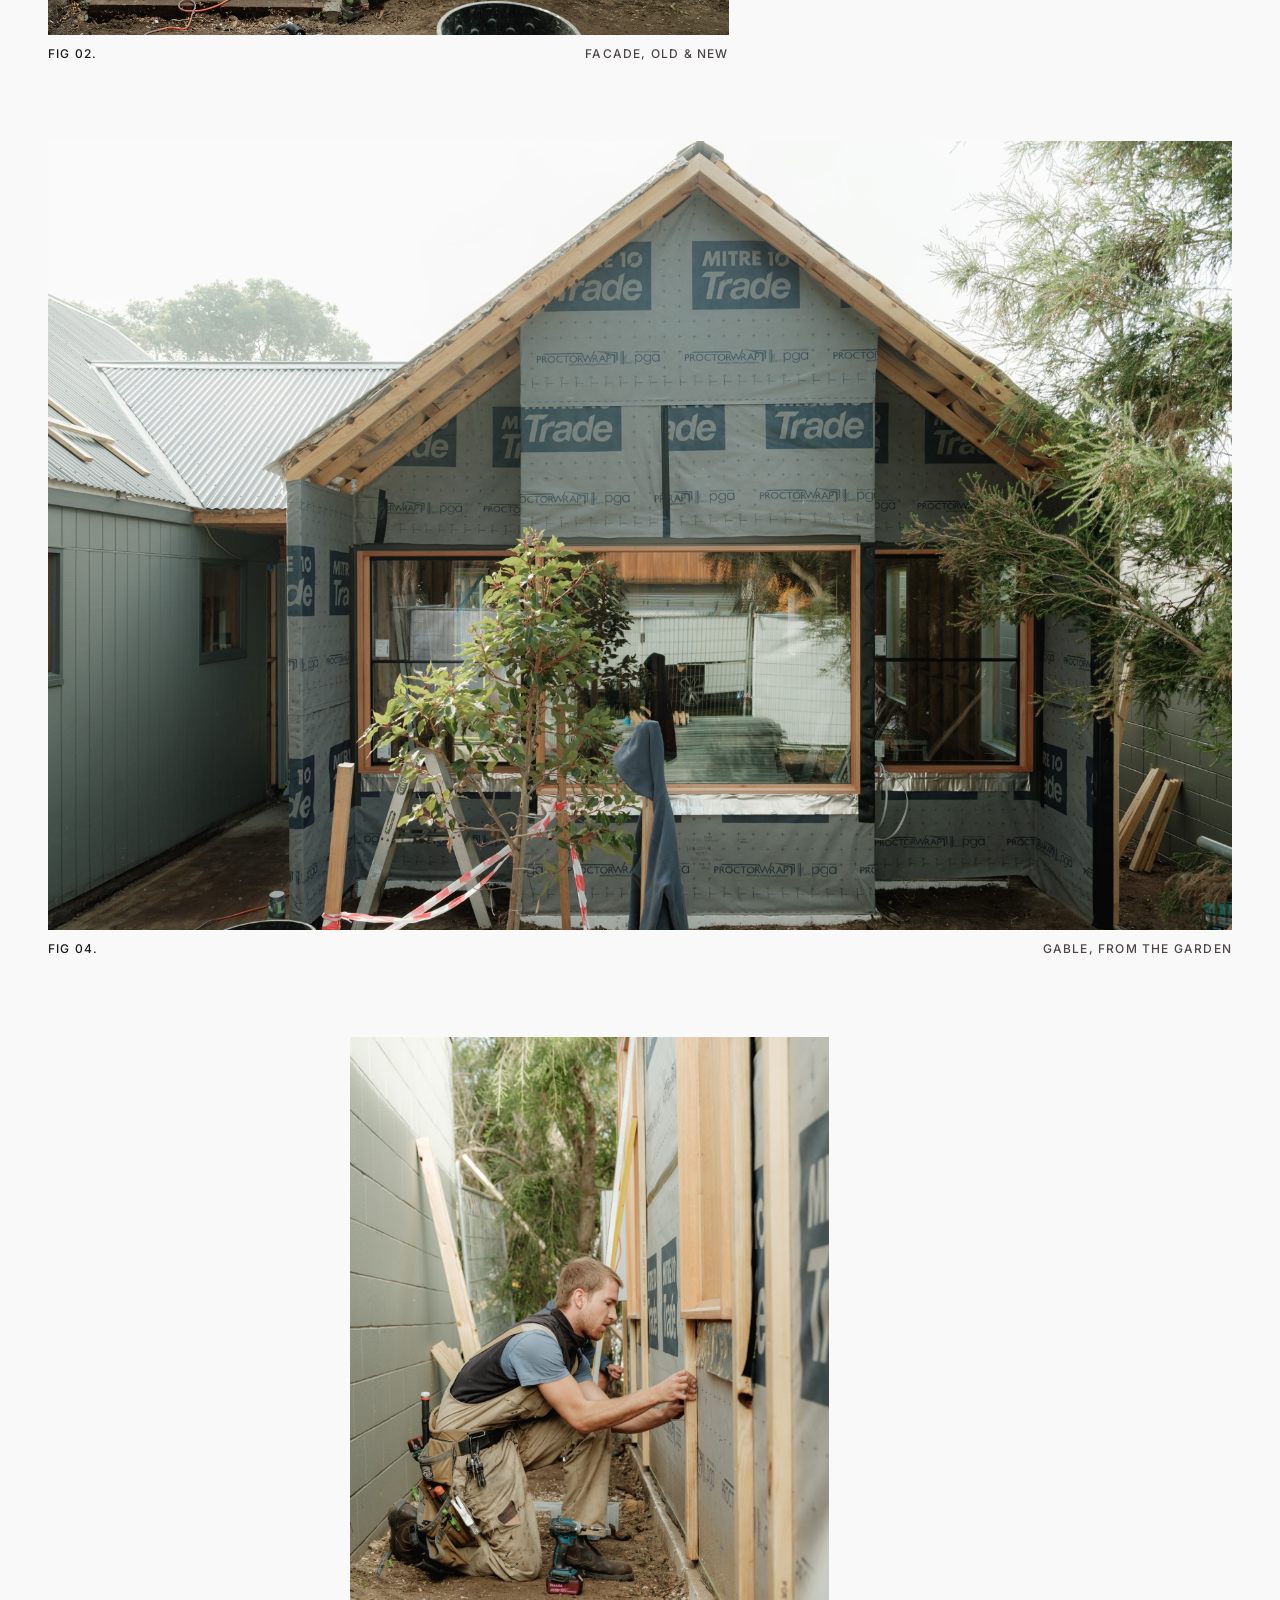
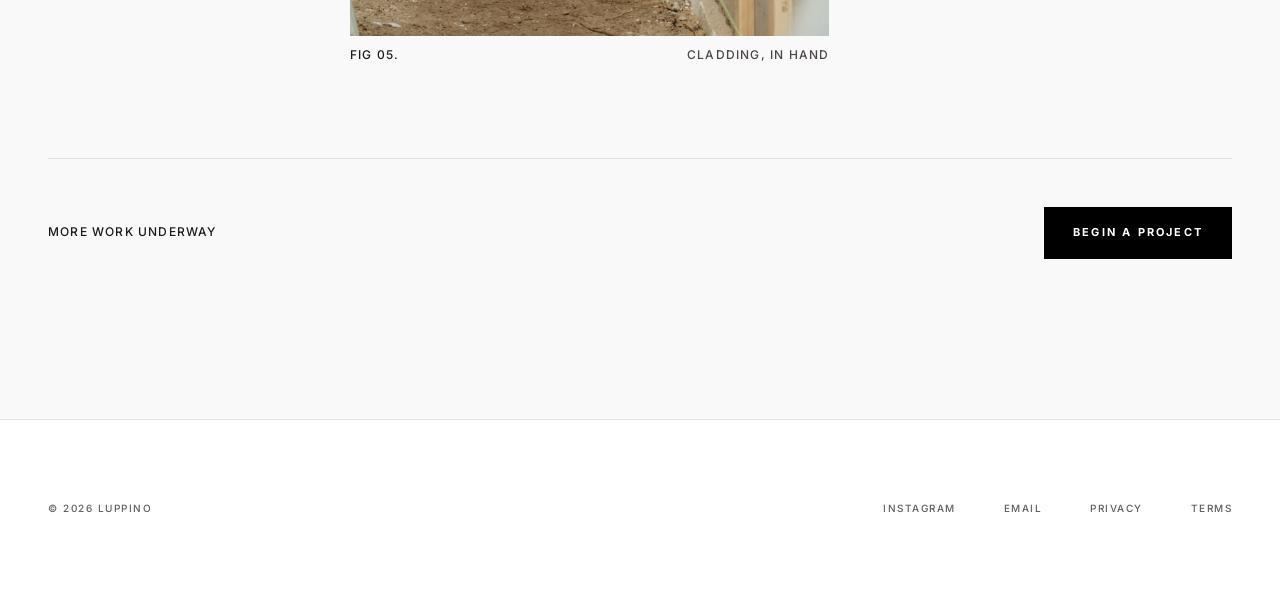
<file: site/sara-st.html>
<!DOCTYPE html>
<html lang="en">
<head>
  <meta charset="UTF-8" />
  <meta name="viewport" content="width=device-width, initial-scale=1.0" />
  <title>LUPPINO — Sara St, Pt Lonsdale (Now Building)</title>
  <meta name="description" content="Sara Street, Point Lonsdale — a weatherboard home currently at lock-up by LUPPINO." />
  <link rel="preconnect" href="https://fonts.googleapis.com" />
  <link rel="preconnect" href="https://fonts.gstatic.com" crossorigin />
  <link rel="stylesheet" href="https://fonts.googleapis.com/css2?family=Inter:wght@400;500;600;700&family=Newsreader:opsz,wght@6..72,400;6..72,500&display=swap" />
  <link rel="stylesheet" href="css/styles.css" />
  <script defer src="js/motion.js"></script>
</head>
<body>

  <nav class="nav">
    <a href="index.html"><img class="nav__logo" src="images/logo.png" alt="LUPPINO" /></a>
    <ul class="nav__list">
      <li><a class="nav__link" href="index.html">Home</a></li>
      <li><a class="nav__link" href="projects.html">Projects</a></li>
      <li><a class="nav__link is-active" href="now-building.html">Now Building</a></li>
      <li><a class="nav__link" href="about.html">About</a></li>
      <li><a class="nav__link" href="contact.html">Contact</a></li>
    </ul>
  </nav>

  <main>

    <!-- Page header -->
    <header class="page-header">
      <div class="grid-12 page-header__grid">
        <div class="col-7 page-header__lede">
          <span class="label-sm page-header__eyebrow">Now Building · Lock-Up</span>
          <h1 class="display-xl page-header__title">Sara St,<br />Pt Lonsdale</h1>
        </div>
        <div class="col-4 start-9 page-header__aside">
          <p class="body-md page-header__intro">A weatherboard home currently at lock-up — frame closed in, cladding and windows taking their final form.</p>
        </div>
      </div>
    </header>

    <!-- Project showcase (lighter than completed builds) -->
    <section class="project-showcase">

      <!-- Hero — interior, under the gable -->
      <div class="project-showcase__hero">
        <img src="images/sara-hero.jpg" alt="Sara St, Pt Lonsdale — interior, vaulted gable at lock-up stage" />
      </div>

      <!-- Meta strip — just Location & Status for in-progress builds -->
      <div class="project-showcase__meta">
        <div class="col-6 project-showcase__meta-item">
          <h4 class="label-sm">Location</h4>
          <p>Point Lonsdale</p>
        </div>
        <div class="col-6 project-showcase__meta-item">
          <h4 class="label-sm">Status</h4>
          <p>Lock-up · Cladding and windows underway</p>
        </div>
      </div>

      <!-- Gallery — 4 in-progress photos (vaulted interior promoted to hero above) -->
      <div class="gallery">

        <!-- Fig 01 — interior with windows (full bleed) -->
        <figure class="col-12">
          <div class="gallery__image-wrap ratio-3x2">
            <img src="images/sara-windows.jpg" alt="Sara St — interior, windows set into the frame" />
          </div>
          <figcaption class="gallery__caption label-sm">
            <span>Fig 01.</span>
            <span>Living, Windows Set</span>
          </figcaption>
        </figure>

        <!-- Fig 02 — 3/4 facade (paired with vaulted interior across the row) -->
        <figure class="col-7">
          <div class="gallery__image-wrap ratio-4x5">
            <img src="images/sara-facade.jpg" alt="Sara St — facade, existing wing and new gable joined by a breezeway" />
          </div>
          <figcaption class="gallery__caption label-sm">
            <span>Fig 02.</span>
            <span>Facade, Old &amp; New</span>
          </figcaption>
        </figure>

        <figure class="col-4 start-9">
          <div class="gallery__image-wrap ratio-3x4">
            <img src="images/sara-hallway.jpg" alt="Sara St — hallway through the frame" />
          </div>
          <figcaption class="gallery__caption label-sm">
            <span>Fig 03.</span>
            <span>Hallway, Framed</span>
          </figcaption>
        </figure>

        <!-- Fig 04 — wider centered front gable (full bleed, bridges back to exterior) -->
        <figure class="col-12">
          <div class="gallery__image-wrap ratio-3x2">
            <img src="images/sara-front.jpg" alt="Sara St — new gable from the garden, in wrap" />
          </div>
          <figcaption class="gallery__caption label-sm">
            <span>Fig 04.</span>
            <span>Gable, From the Garden</span>
          </figcaption>
        </figure>

        <!-- Fig 05 — craft (portrait, centered) -->
        <figure class="col-5 start-4">
          <div class="gallery__image-wrap ratio-4x5">
            <img src="images/sara-craft.jpg" alt="Sara St — carpenter setting wall cladding" />
          </div>
          <figcaption class="gallery__caption label-sm">
            <span>Fig 05.</span>
            <span>Cladding, In Hand</span>
          </figcaption>
        </figure>

      </div>

      <!-- Closing block -->
      <div style="border-top: 1px solid var(--surface-variant); padding-top: 48px; display: flex; justify-content: space-between; align-items: baseline; gap: 24px; flex-wrap: wrap;">
        <span class="label-sm">More Work Underway</span>
        <a class="button" href="contact.html">Begin a Project</a>
      </div>

    </section>

  </main>

  <footer class="footer">
    <span class="footer__copyright">© 2026 LUPPINO</span>
    <div class="footer__links">
      <a href="#">Instagram</a>
      <a href="contact.html">Email</a>
      <a href="#">Privacy</a>
      <a href="#">Terms</a>
    </div>
  </footer>

</body>
</html>
</file>
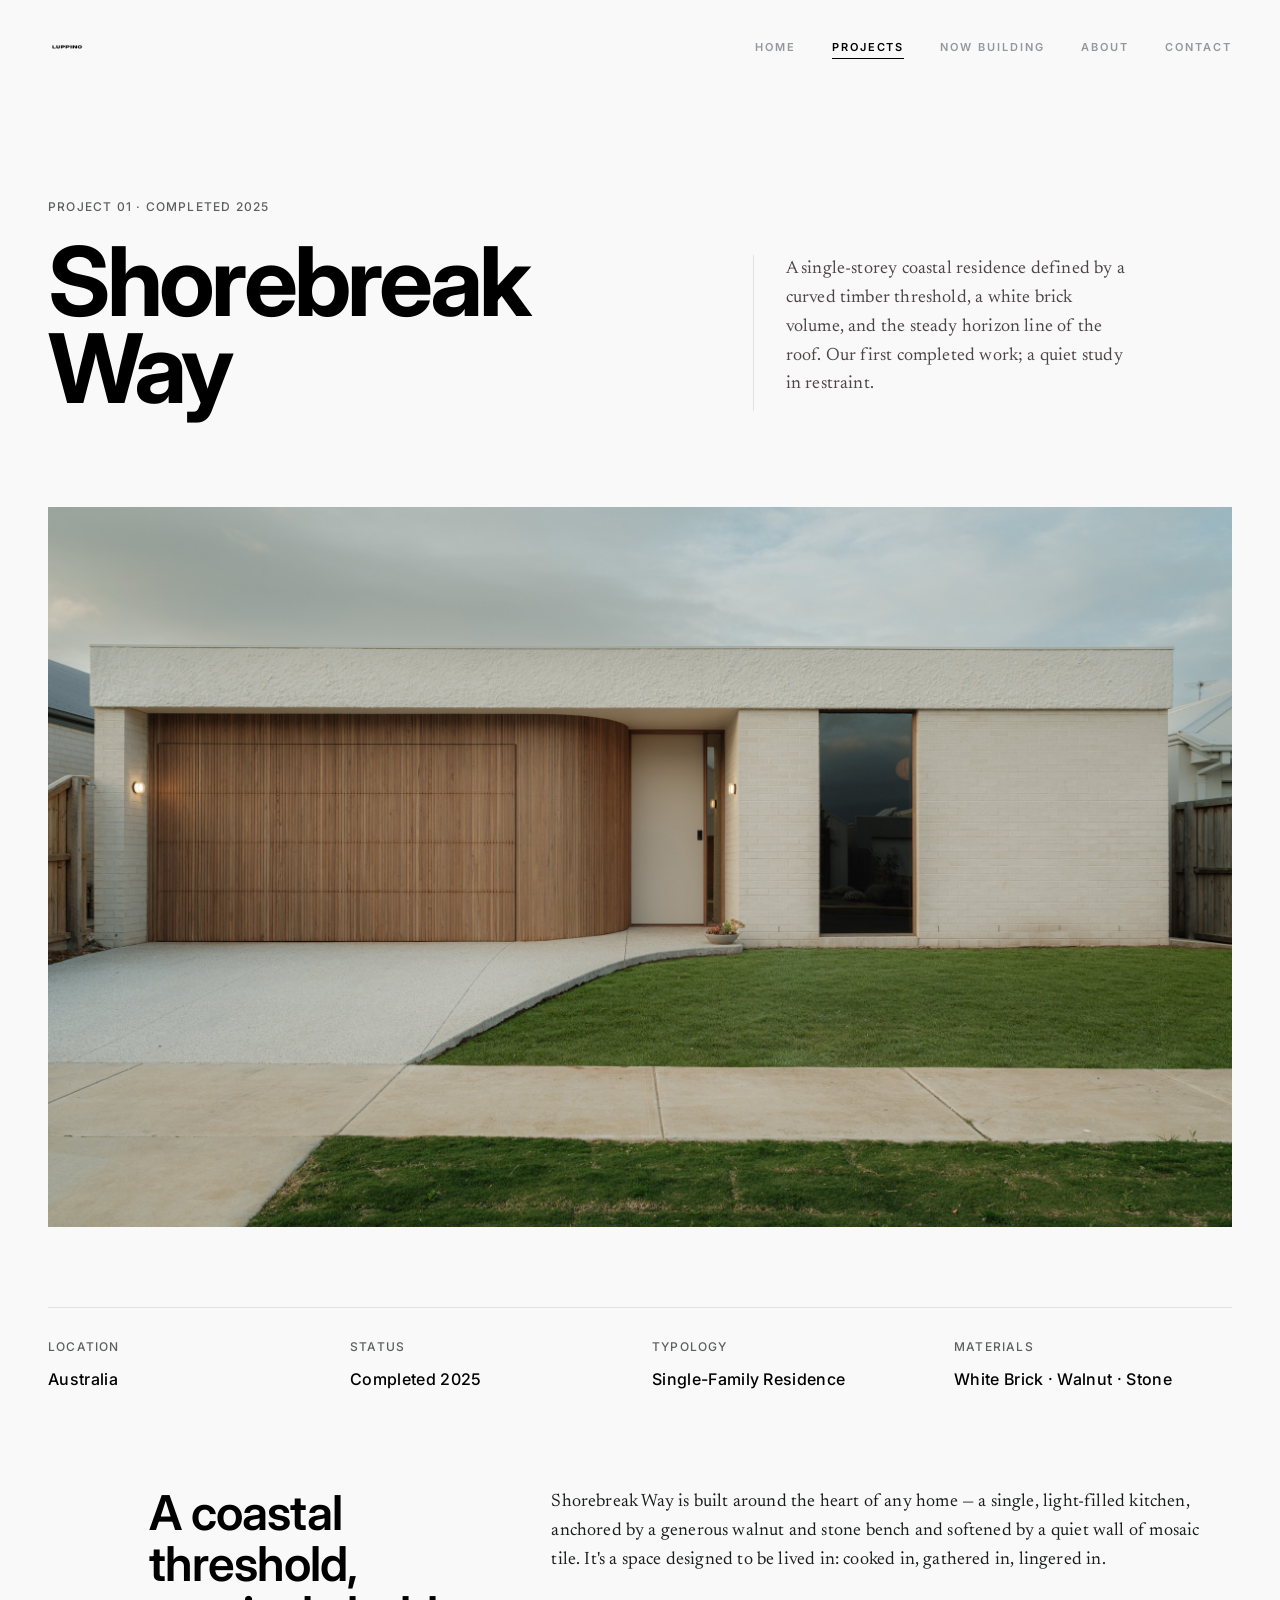
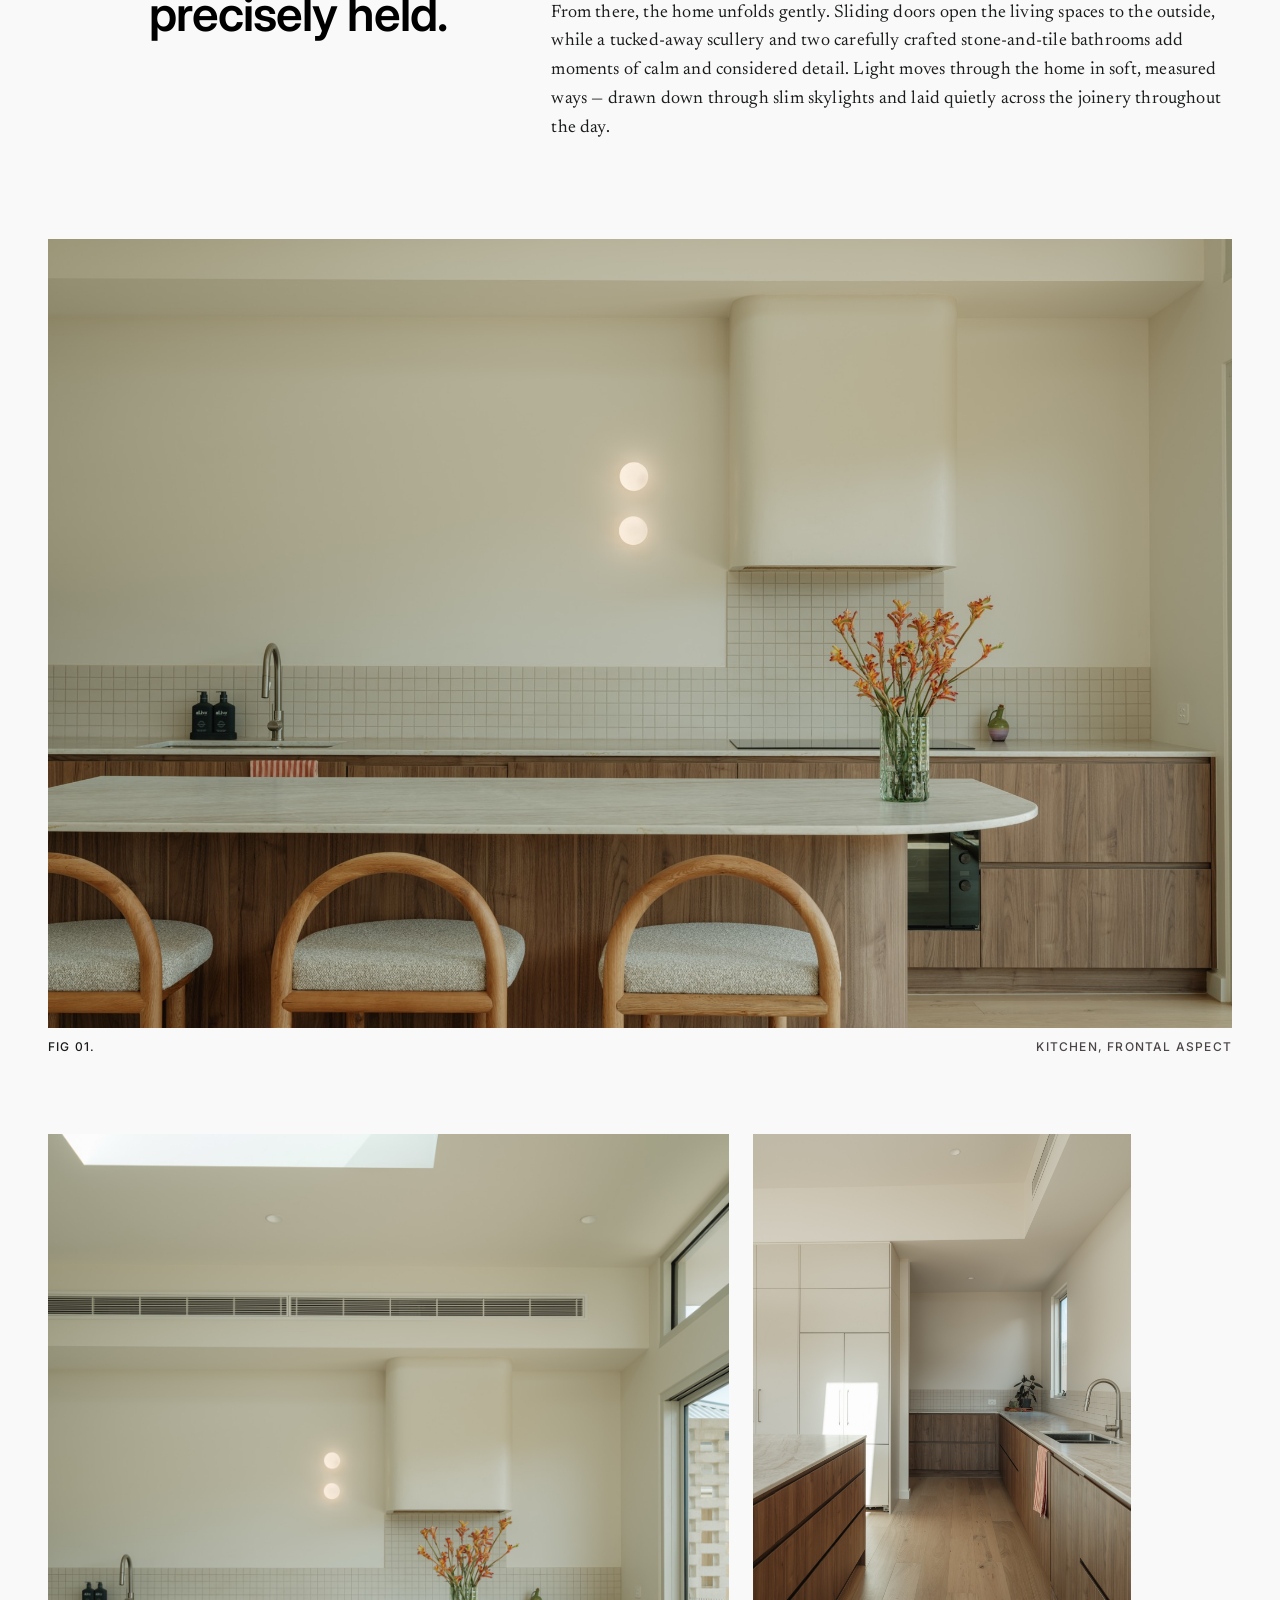
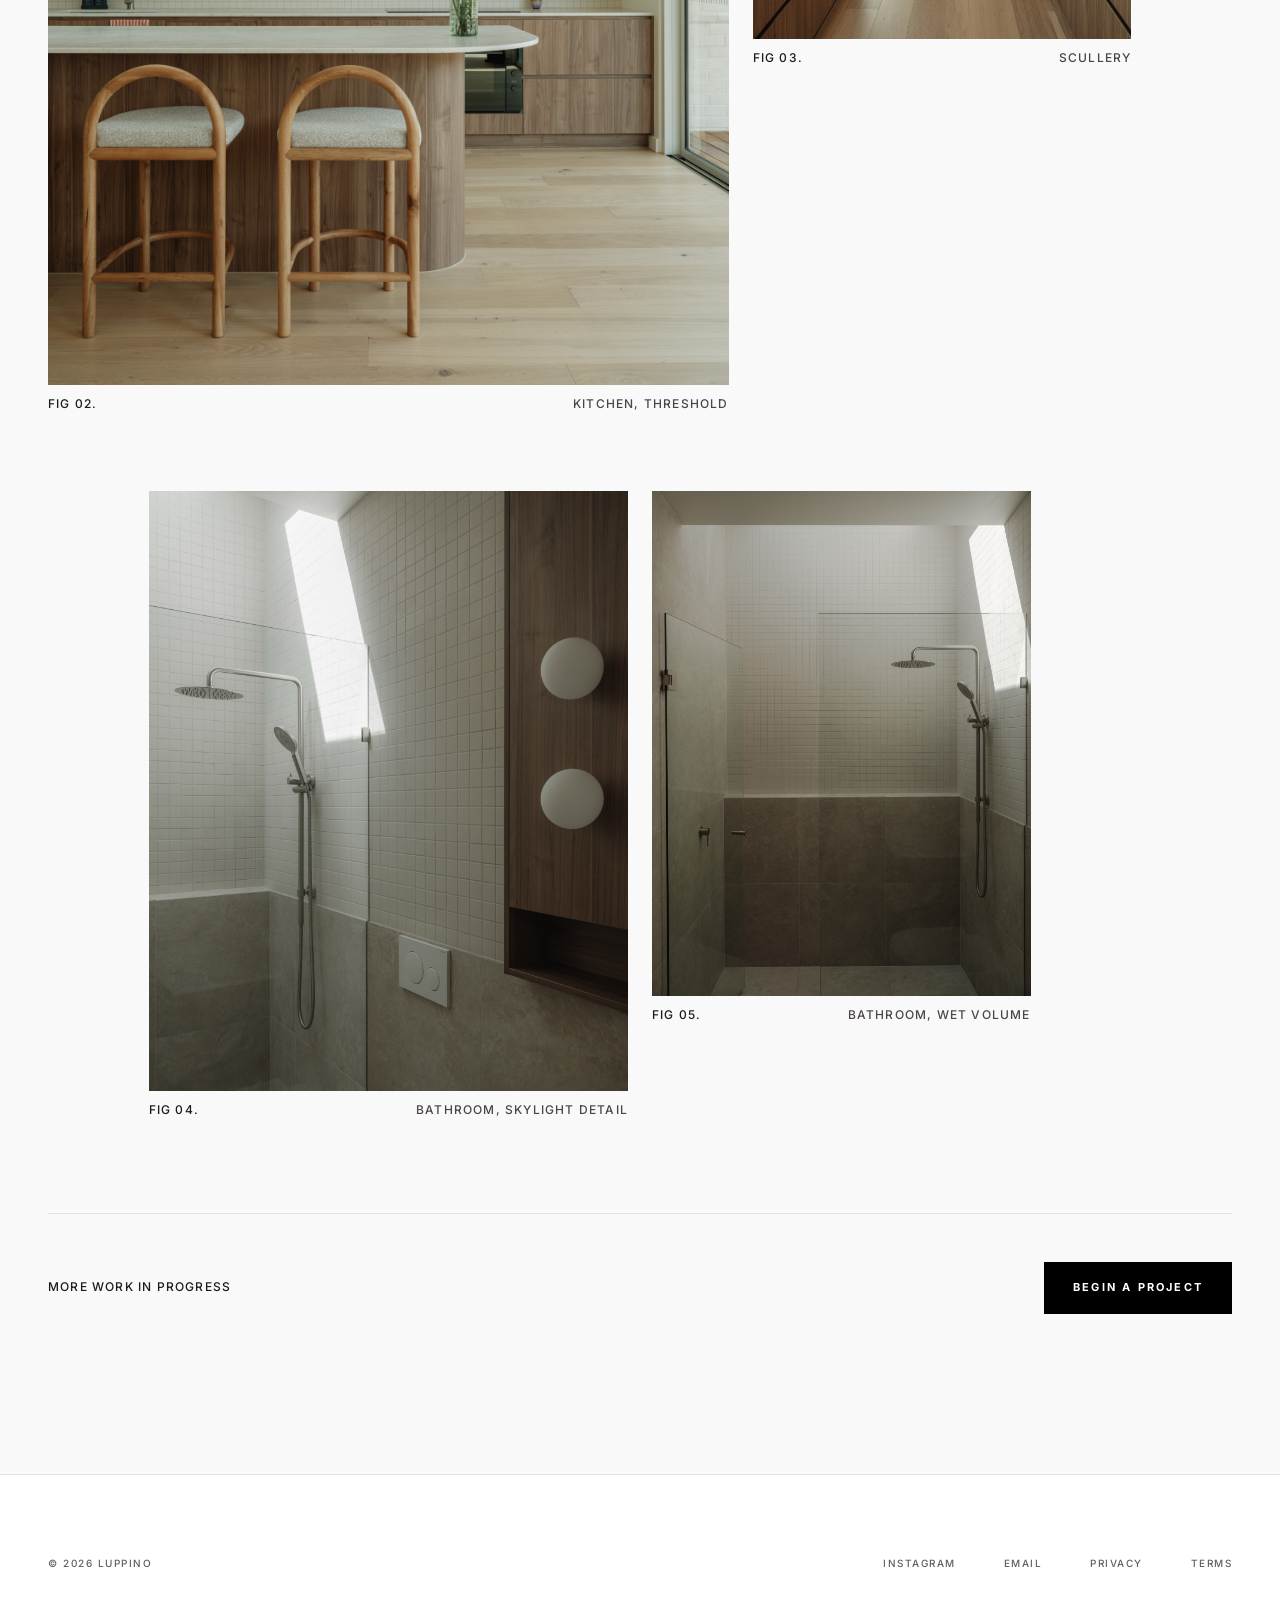
<file: site/shorebreak.html>
<!DOCTYPE html>
<html lang="en">
<head>
  <meta charset="UTF-8" />
  <meta name="viewport" content="width=device-width, initial-scale=1.0" />
  <title>LUPPINO — Shorebreak Way</title>
  <meta name="description" content="Shorebreak Way — a completed residential project by LUPPINO. A coastal home shaped by curved timber, white brick, and considered light." />
  <link rel="preconnect" href="https://fonts.googleapis.com" />
  <link rel="preconnect" href="https://fonts.gstatic.com" crossorigin />
  <link rel="stylesheet" href="https://fonts.googleapis.com/css2?family=Inter:wght@400;500;600;700&family=Newsreader:opsz,wght@6..72,400;6..72,500&display=swap" />
  <link rel="stylesheet" href="css/styles.css" />
  <script defer src="js/motion.js"></script>
</head>
<body>

  <nav class="nav">
    <a href="index.html"><img class="nav__logo" src="images/logo.png" alt="LUPPINO" /></a>
    <ul class="nav__list">
      <li><a class="nav__link" href="index.html">Home</a></li>
      <li><a class="nav__link is-active" href="projects.html">Projects</a></li>
      <li><a class="nav__link" href="now-building.html">Now Building</a></li>
      <li><a class="nav__link" href="about.html">About</a></li>
      <li><a class="nav__link" href="contact.html">Contact</a></li>
    </ul>
  </nav>

  <main>

    <!-- Page header -->
    <header class="page-header">
      <div class="grid-12 page-header__grid">
        <div class="col-7 page-header__lede">
          <span class="label-sm page-header__eyebrow">Project 01 · Completed 2025</span>
          <h1 class="display-xl page-header__title">Shorebreak<br />Way</h1>
        </div>
        <div class="col-4 start-9 page-header__aside">
          <p class="body-md page-header__intro">A single-storey coastal residence defined by a curved timber threshold, a white brick volume, and the steady horizon line of the roof. Our first completed work; a quiet study in restraint.</p>
        </div>
      </div>
    </header>

    <!-- Project showcase -->
    <section class="project-showcase">

      <!-- Hero — facade -->
      <div class="project-showcase__hero">
        <img src="images/shorebreak-facade.jpg" alt="Shorebreak Way — street facade" />
      </div>

      <!-- Project metadata strip -->
      <div class="project-showcase__meta">
        <div class="col-3 project-showcase__meta-item">
          <h4 class="label-sm">Location</h4>
          <p>Australia</p>
        </div>
        <div class="col-3 project-showcase__meta-item">
          <h4 class="label-sm">Status</h4>
          <p>Completed 2025</p>
        </div>
        <div class="col-3 project-showcase__meta-item">
          <h4 class="label-sm">Typology</h4>
          <p>Single-Family Residence</p>
        </div>
        <div class="col-3 project-showcase__meta-item">
          <h4 class="label-sm">Materials</h4>
          <p>White Brick · Walnut · Stone</p>
        </div>
      </div>

      <!-- Intro paragraphs -->
      <div class="project-showcase__intro">
        <div class="col-4 start-2">
          <h2 class="headline-md project-showcase__intro-title">A coastal threshold,<br />precisely held.</h2>
        </div>
        <div class="col-7 start-6 body-md project-showcase__intro-body">
          <p>Shorebreak Way is built around the heart of any home — a single, light-filled kitchen, anchored by a generous walnut and stone bench and softened by a quiet wall of mosaic tile. It's a space designed to be lived in: cooked in, gathered in, lingered in.</p>
          <p>From there, the home unfolds gently. Sliding doors open the living spaces to the outside, while a tucked-away scullery and two carefully crafted stone-and-tile bathrooms add moments of calm and considered detail. Light moves through the home in soft, measured ways — drawn down through slim skylights and laid quietly across the joinery throughout the day.</p>
        </div>
      </div>

      <!-- Gallery — 5 photos, no logo overlays -->
      <div class="gallery">

        <!-- Fig 01 — wide kitchen, full bleed -->
        <figure class="col-12">
          <div class="gallery__image-wrap ratio-3x2">
            <img src="images/project-01.jpg" alt="Shorebreak Way — kitchen, frontal view" />
          </div>
          <figcaption class="gallery__caption label-sm">
            <span>Fig 01.</span>
            <span>Kitchen, Frontal Aspect</span>
          </figcaption>
        </figure>

        <!-- Fig 02 + 03 — vertical kitchen + scullery -->
        <figure class="col-7">
          <div class="gallery__image-wrap ratio-4x5">
            <img src="images/project-02.jpg" alt="Shorebreak Way — kitchen, threshold view" />
          </div>
          <figcaption class="gallery__caption label-sm">
            <span>Fig 02.</span>
            <span>Kitchen, Threshold</span>
          </figcaption>
        </figure>

        <figure class="col-4 start-9">
          <div class="gallery__image-wrap ratio-3x4">
            <img src="images/project-03.jpg" alt="Shorebreak Way — scullery" />
          </div>
          <figcaption class="gallery__caption label-sm">
            <span>Fig 03.</span>
            <span>Scullery</span>
          </figcaption>
        </figure>

        <!-- Fig 04 + 05 — bathroom pair -->
        <figure class="col-5 start-2">
          <div class="gallery__image-wrap ratio-4x5">
            <img src="images/project-04.jpg" alt="Shorebreak Way — primary bathroom, skylight detail" />
          </div>
          <figcaption class="gallery__caption label-sm">
            <span>Fig 04.</span>
            <span>Bathroom, Skylight Detail</span>
          </figcaption>
        </figure>

        <figure class="col-4 start-8">
          <div class="gallery__image-wrap ratio-3x4">
            <img src="images/project-05.jpg" alt="Shorebreak Way — primary bathroom, interior" />
          </div>
          <figcaption class="gallery__caption label-sm">
            <span>Fig 05.</span>
            <span>Bathroom, Wet Volume</span>
          </figcaption>
        </figure>

      </div>

      <!-- Closing block -->
      <div style="border-top: 1px solid var(--surface-variant); padding-top: 48px; display: flex; justify-content: space-between; align-items: baseline; gap: 24px; flex-wrap: wrap;">
        <span class="label-sm">More Work in Progress</span>
        <a class="button" href="contact.html">Begin a Project</a>
      </div>

    </section>

  </main>

  <footer class="footer">
    <span class="footer__copyright">© 2026 LUPPINO</span>
    <div class="footer__links">
      <a href="#">Instagram</a>
      <a href="contact.html">Email</a>
      <a href="#">Privacy</a>
      <a href="#">Terms</a>
    </div>
  </footer>

</body>
</html>
</file>
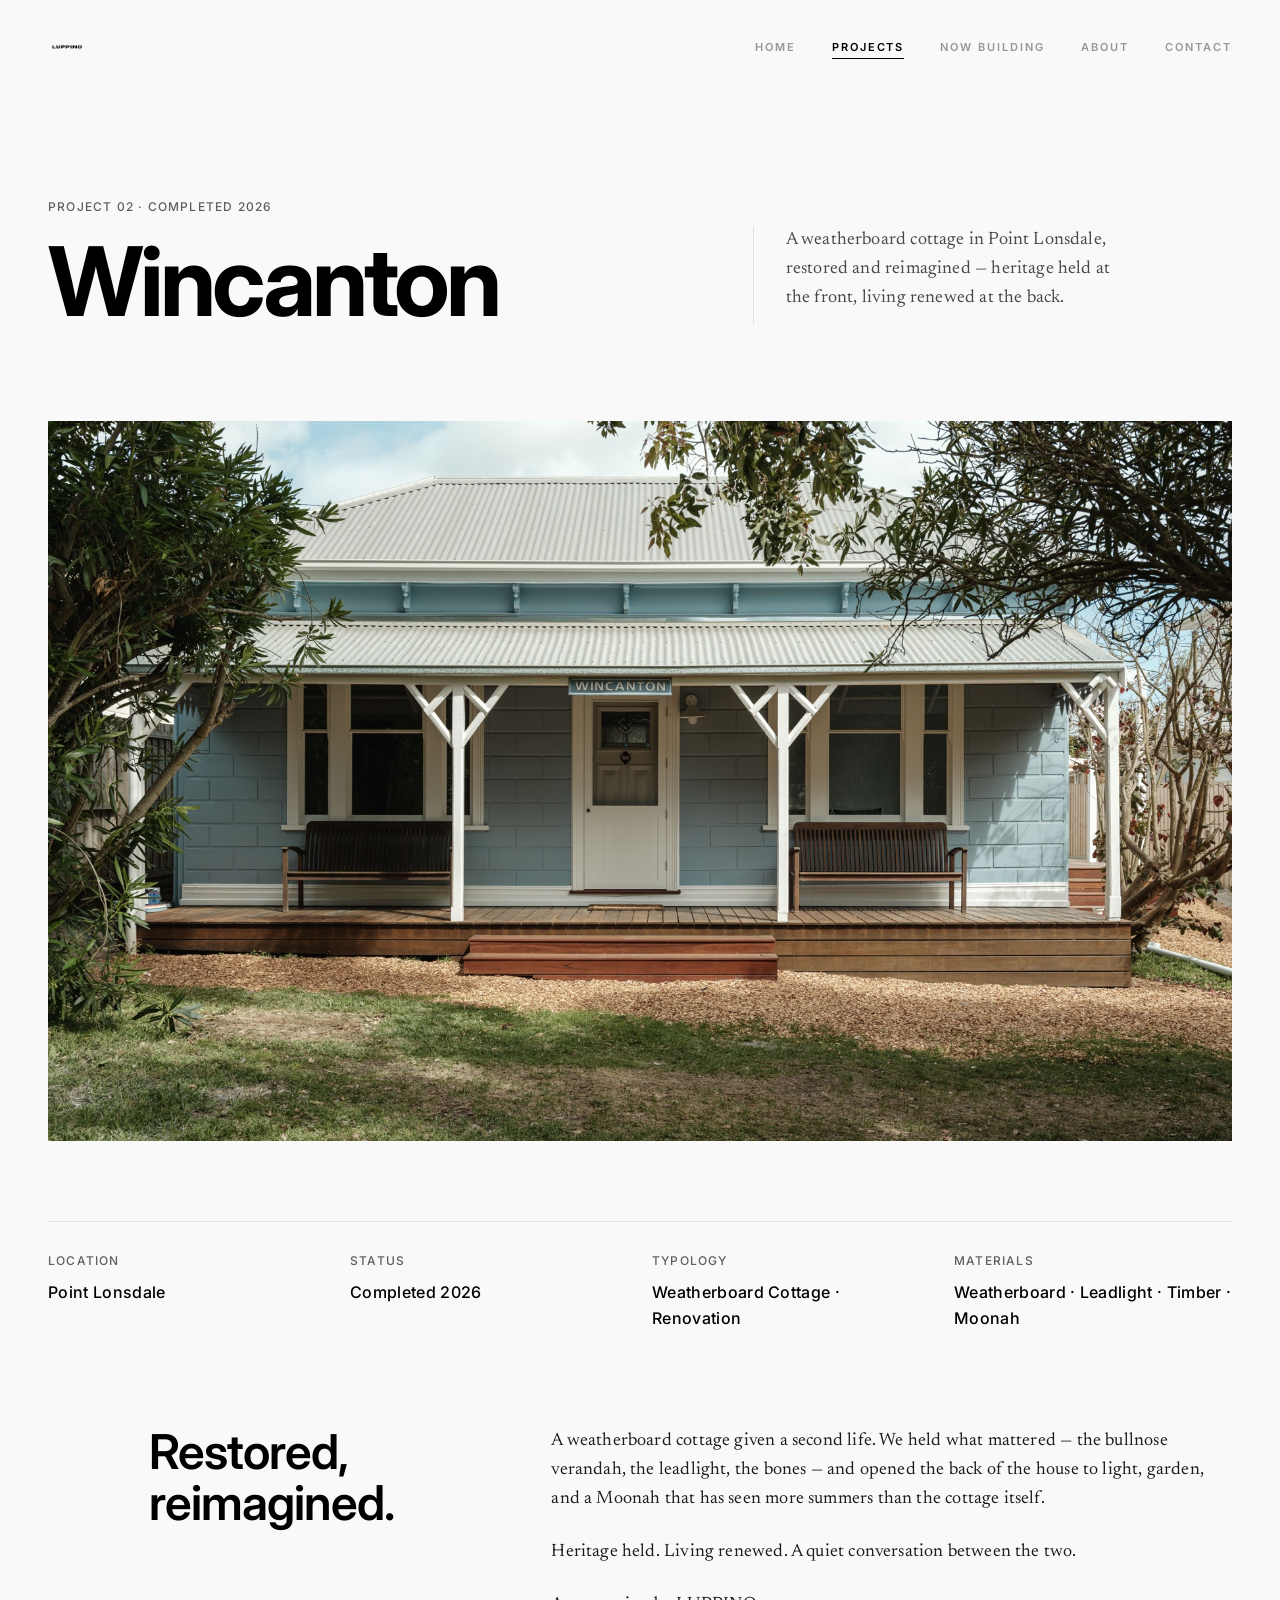
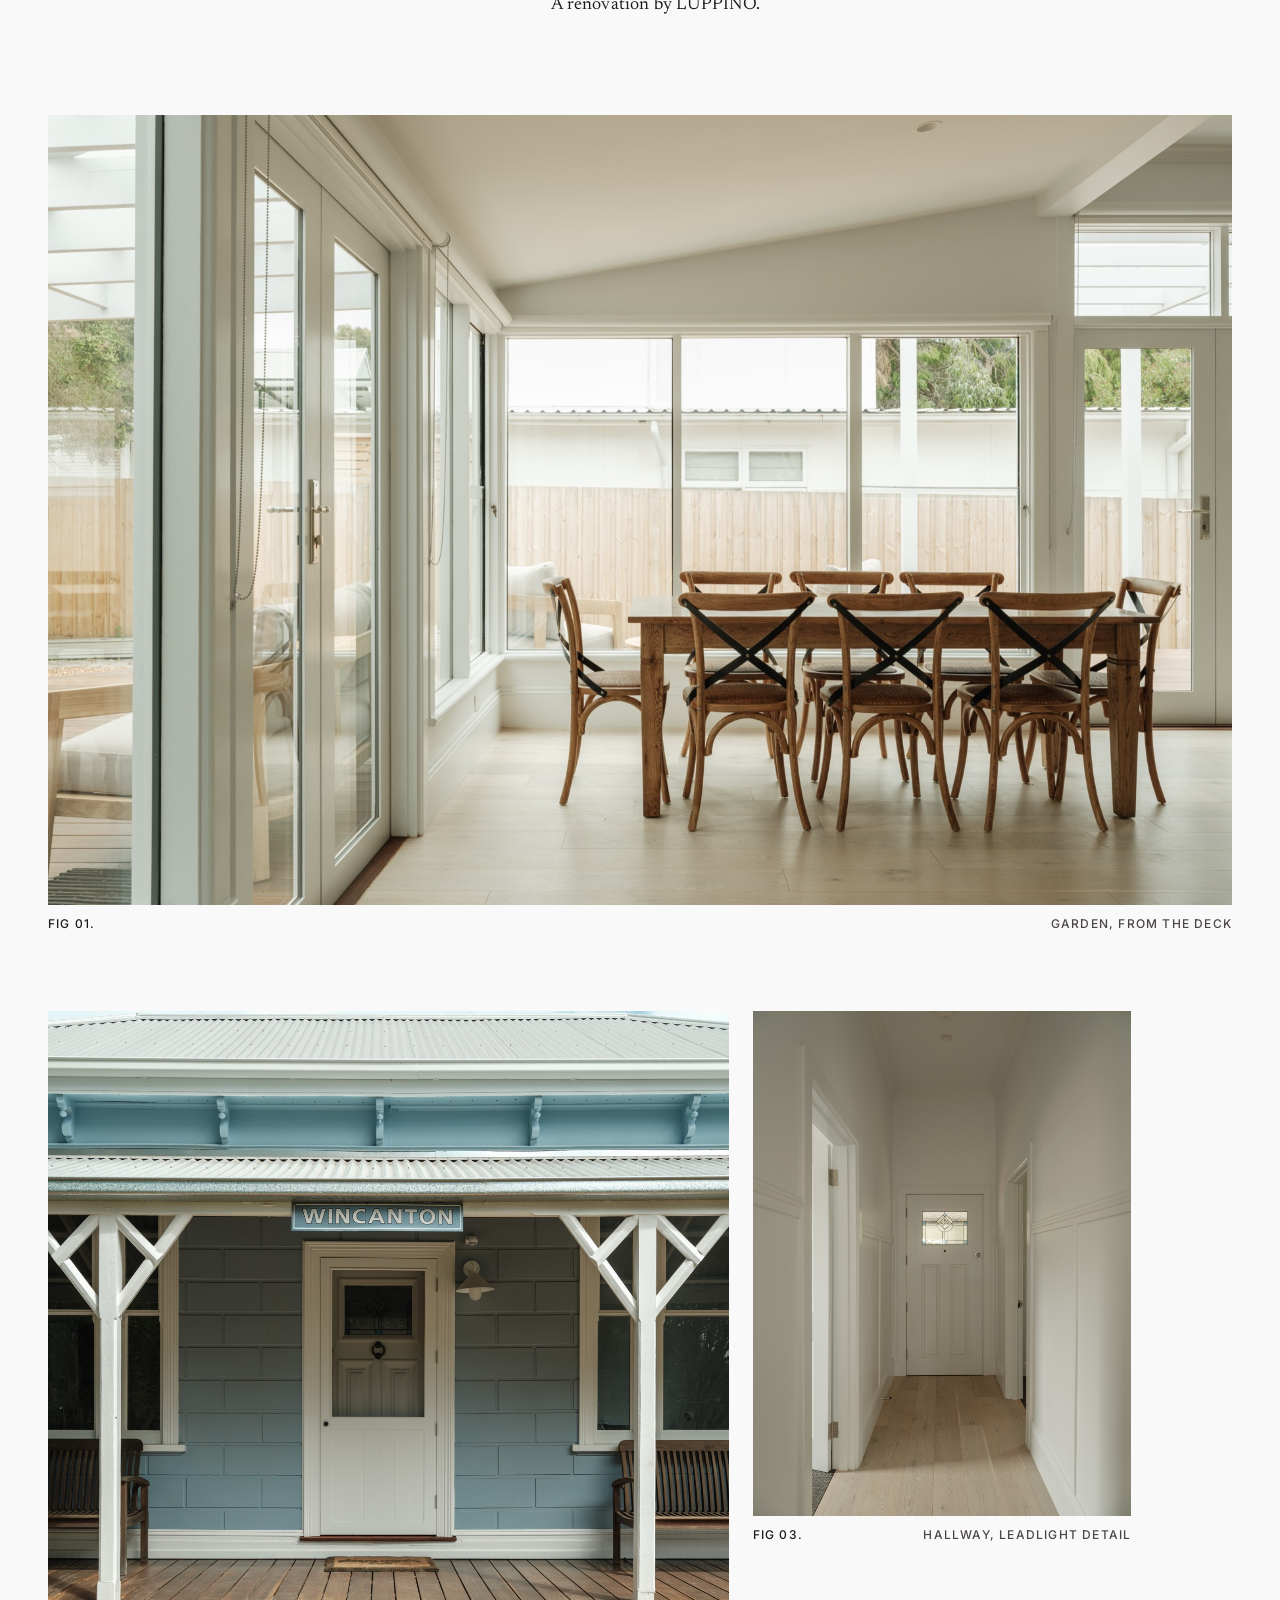
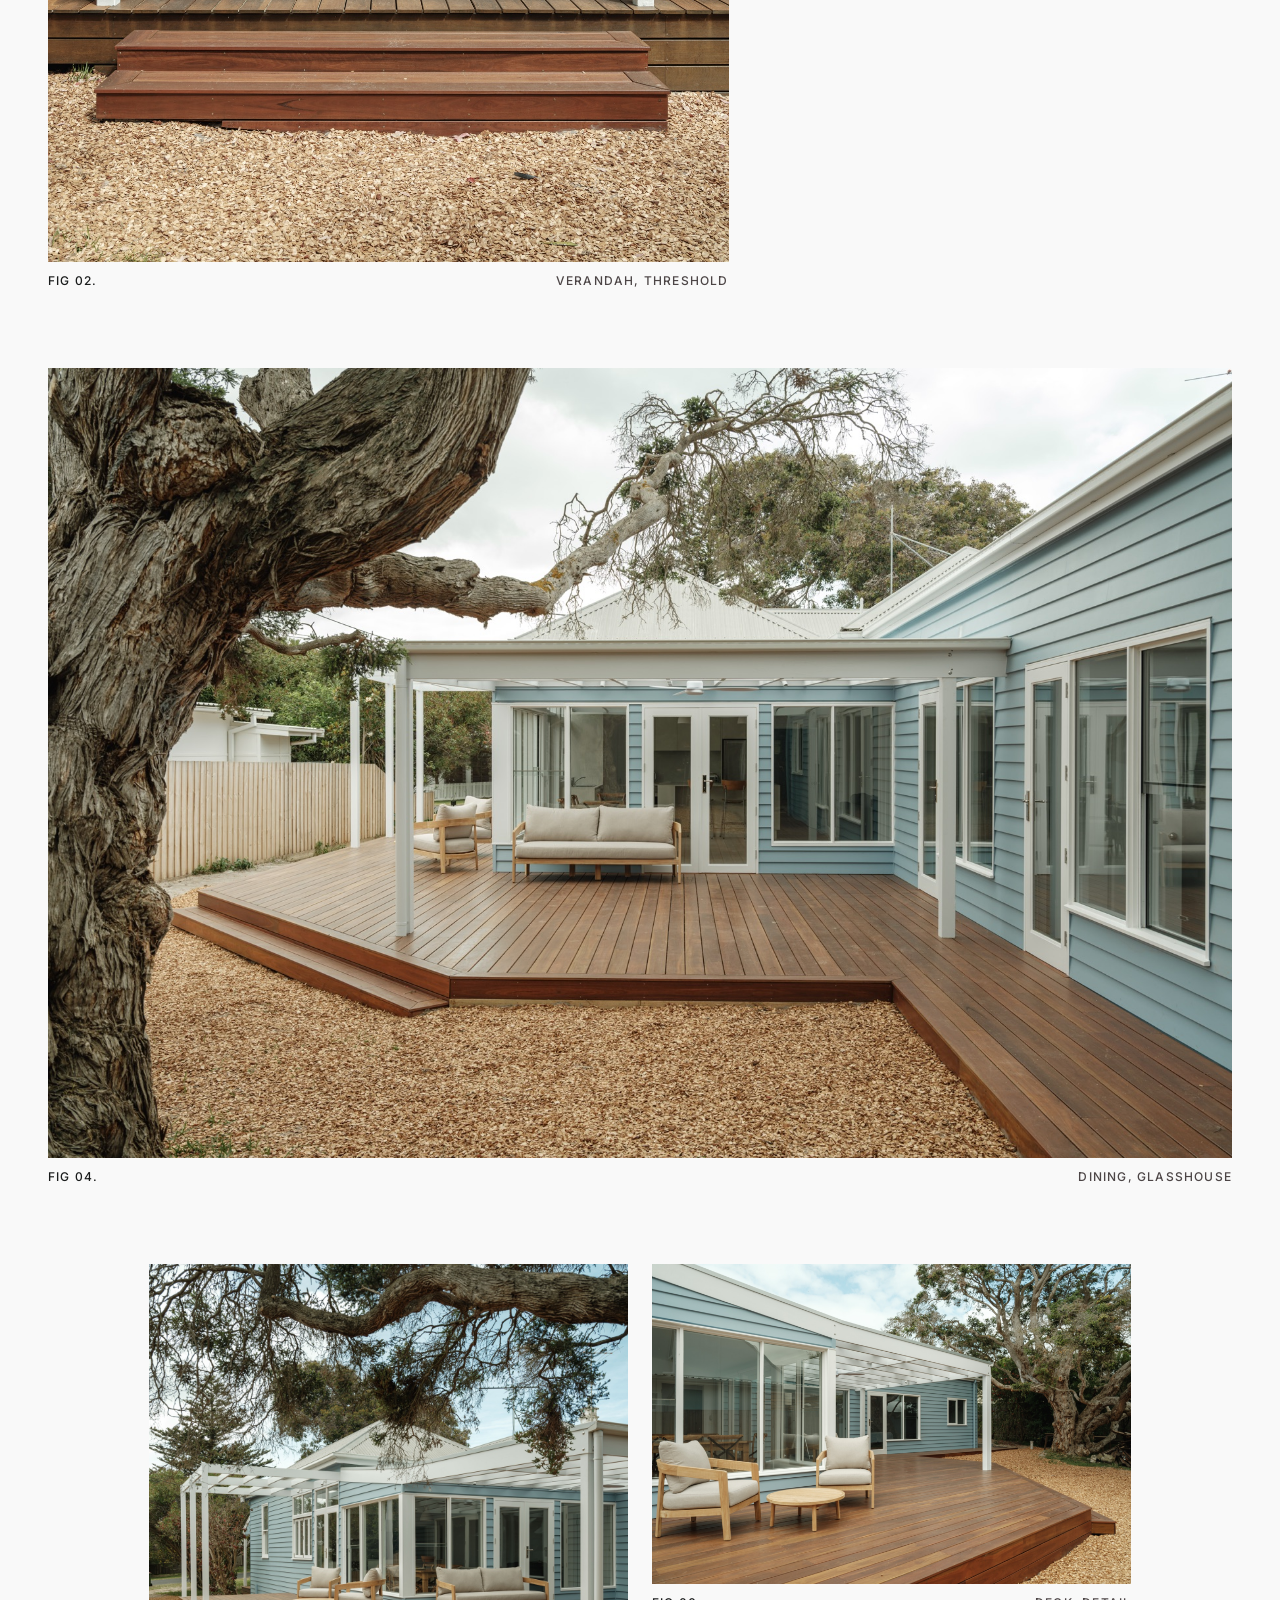
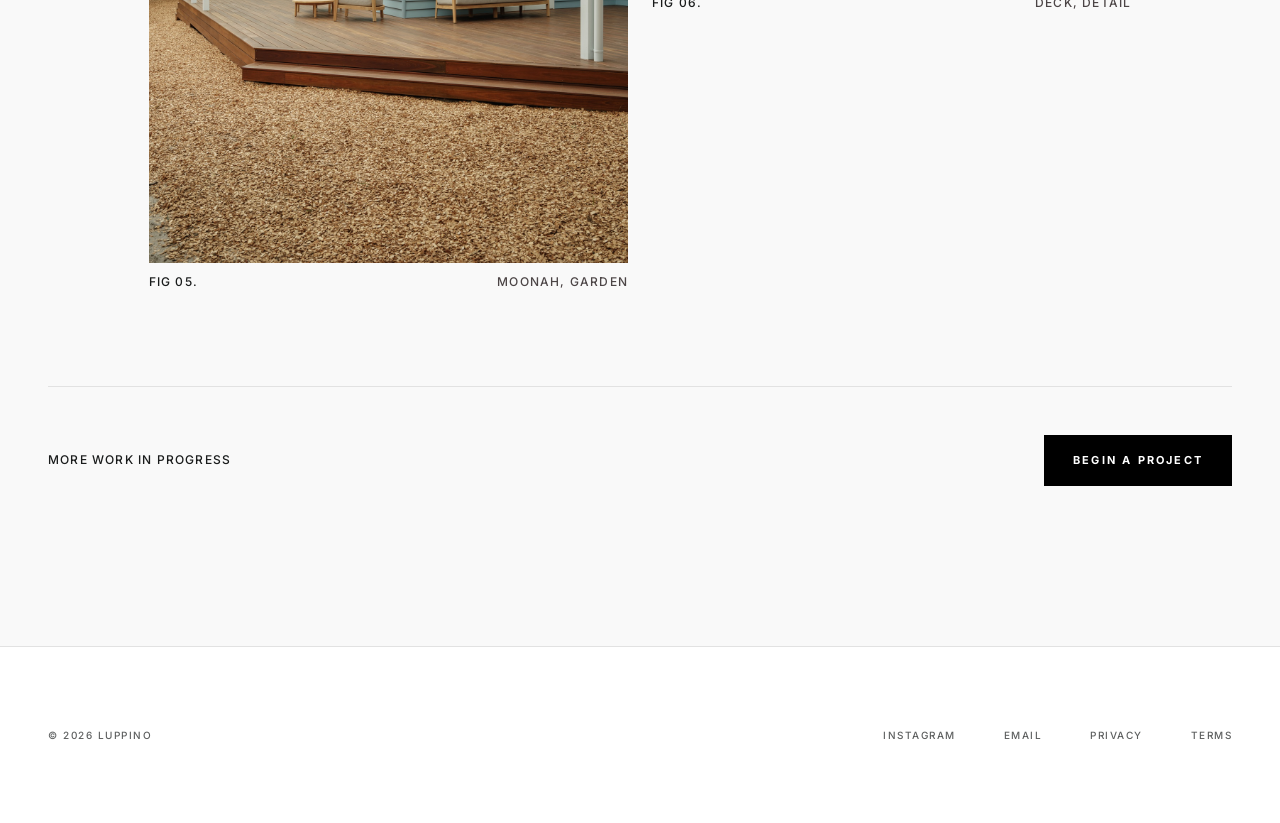
<file: site/wincanton.html>
<!DOCTYPE html>
<html lang="en">
<head>
  <meta charset="UTF-8" />
  <meta name="viewport" content="width=device-width, initial-scale=1.0" />
  <title>LUPPINO — Wincanton</title>
  <meta name="description" content="Wincanton — a weatherboard cottage in Point Lonsdale, restored and reimagined by LUPPINO. Heritage held; living renewed." />
  <link rel="preconnect" href="https://fonts.googleapis.com" />
  <link rel="preconnect" href="https://fonts.gstatic.com" crossorigin />
  <link rel="stylesheet" href="https://fonts.googleapis.com/css2?family=Inter:wght@400;500;600;700&family=Newsreader:opsz,wght@6..72,400;6..72,500&display=swap" />
  <link rel="stylesheet" href="css/styles.css" />
  <script defer src="js/motion.js"></script>
</head>
<body>

  <nav class="nav">
    <a href="index.html"><img class="nav__logo" src="images/logo.png" alt="LUPPINO" /></a>
    <ul class="nav__list">
      <li><a class="nav__link" href="index.html">Home</a></li>
      <li><a class="nav__link is-active" href="projects.html">Projects</a></li>
      <li><a class="nav__link" href="now-building.html">Now Building</a></li>
      <li><a class="nav__link" href="about.html">About</a></li>
      <li><a class="nav__link" href="contact.html">Contact</a></li>
    </ul>
  </nav>

  <main>

    <!-- Page header -->
    <header class="page-header">
      <div class="grid-12 page-header__grid">
        <div class="col-7 page-header__lede">
          <span class="label-sm page-header__eyebrow">Project 02 · Completed 2026</span>
          <h1 class="display-xl page-header__title">Wincanton</h1>
        </div>
        <div class="col-4 start-9 page-header__aside">
          <p class="body-md page-header__intro">A weatherboard cottage in Point Lonsdale, restored and reimagined — heritage held at the front, living renewed at the back.</p>
        </div>
      </div>
    </header>

    <!-- Project showcase -->
    <section class="project-showcase">

      <!-- Hero — facade through the trees -->
      <div class="project-showcase__hero">
        <img src="images/wincanton-facade.jpg" alt="Wincanton — front facade, framed by trees" />
      </div>

      <!-- Project metadata strip -->
      <div class="project-showcase__meta">
        <div class="col-3 project-showcase__meta-item">
          <h4 class="label-sm">Location</h4>
          <p>Point Lonsdale</p>
        </div>
        <div class="col-3 project-showcase__meta-item">
          <h4 class="label-sm">Status</h4>
          <p>Completed 2026</p>
        </div>
        <div class="col-3 project-showcase__meta-item">
          <h4 class="label-sm">Typology</h4>
          <p>Weatherboard Cottage · Renovation</p>
        </div>
        <div class="col-3 project-showcase__meta-item">
          <h4 class="label-sm">Materials</h4>
          <p>Weatherboard · Leadlight · Timber · Moonah</p>
        </div>
      </div>

      <!-- Intro paragraphs -->
      <div class="project-showcase__intro">
        <div class="col-4 start-2">
          <h2 class="headline-md project-showcase__intro-title">Restored,<br />reimagined.</h2>
        </div>
        <div class="col-7 start-6 body-md project-showcase__intro-body">
          <p>A weatherboard cottage given a second life. We held what mattered — the bullnose verandah, the leadlight, the bones — and opened the back of the house to light, garden, and a Moonah that has seen more summers than the cottage itself.</p>
          <p>Heritage held. Living renewed. A quiet conversation between the two.</p>
          <p>A renovation by LUPPINO.</p>
        </div>
      </div>

      <!-- Gallery — 6 photos, no logo overlays -->
      <div class="gallery">

        <!-- Fig 01 — rear, wide view (full bleed) -->
        <figure class="col-12">
          <div class="gallery__image-wrap ratio-3x2">
            <img src="images/wincanton-rear.jpg" alt="Wincanton — rear, the cottage held by the Moonah" />
          </div>
          <figcaption class="gallery__caption label-sm">
            <span>Fig 01.</span>
            <span>Garden, From the Deck</span>
          </figcaption>
        </figure>

        <!-- Fig 02 + 03 — verandah threshold + hallway -->
        <figure class="col-7">
          <div class="gallery__image-wrap ratio-4x5">
            <img src="images/wincanton-verandah.jpg" alt="Wincanton — front verandah and signed door" />
          </div>
          <figcaption class="gallery__caption label-sm">
            <span>Fig 02.</span>
            <span>Verandah, Threshold</span>
          </figcaption>
        </figure>

        <figure class="col-4 start-9">
          <div class="gallery__image-wrap ratio-3x4">
            <img src="images/wincanton-hallway.jpg" alt="Wincanton — entry hallway, leadlight detail" />
          </div>
          <figcaption class="gallery__caption label-sm">
            <span>Fig 03.</span>
            <span>Hallway, Leadlight Detail</span>
          </figcaption>
        </figure>

        <!-- Fig 04 — dining sunroom (full bleed) -->
        <figure class="col-12">
          <div class="gallery__image-wrap ratio-3x2">
            <img src="images/wincanton-dining.jpg" alt="Wincanton — dining room, opening to the deck" />
          </div>
          <figcaption class="gallery__caption label-sm">
            <span>Fig 04.</span>
            <span>Dining, Glasshouse</span>
          </figcaption>
        </figure>

        <!-- Fig 05 + 06 — Moonah portrait + deck detail -->
        <figure class="col-5 start-2">
          <div class="gallery__image-wrap ratio-4x5">
            <img src="images/wincanton-moonah.jpg" alt="Wincanton — Moonah arching over the rear deck" />
          </div>
          <figcaption class="gallery__caption label-sm">
            <span>Fig 05.</span>
            <span>Moonah, Garden</span>
          </figcaption>
        </figure>

        <figure class="col-5 start-8">
          <div class="gallery__image-wrap ratio-3x2">
            <img src="images/wincanton-deck.jpg" alt="Wincanton — rear deck, looking back to the cottage" />
          </div>
          <figcaption class="gallery__caption label-sm">
            <span>Fig 06.</span>
            <span>Deck, Detail</span>
          </figcaption>
        </figure>

      </div>

      <!-- Closing block -->
      <div style="border-top: 1px solid var(--surface-variant); padding-top: 48px; display: flex; justify-content: space-between; align-items: baseline; gap: 24px; flex-wrap: wrap;">
        <span class="label-sm">More Work in Progress</span>
        <a class="button" href="contact.html">Begin a Project</a>
      </div>

    </section>

  </main>

  <footer class="footer">
    <span class="footer__copyright">© 2026 LUPPINO</span>
    <div class="footer__links">
      <a href="#">Instagram</a>
      <a href="contact.html">Email</a>
      <a href="#">Privacy</a>
      <a href="#">Terms</a>
    </div>
  </footer>

</body>
</html>
</file>
<file: site/css/styles.css>
/* =========================================================
   LUPPINO — Architectural Monograph design system
   ========================================================= */

/* ---------- Tokens ---------- */
:root {
  --background: #f9f9f9;
  --on-background: #1a1c1c;
  --primary: #000000;
  --on-primary: #ffffff;
  --surface: #f9f9f9;
  --surface-variant: #e2e2e2;
  --on-surface: #1a1c1c;
  --on-surface-variant: #4c4546;
  --secondary: #5d5f5f;
  --outline: #7e7576;

  --font-display: "Inter", "Helvetica Neue", Arial, sans-serif;
  --font-body: "Newsreader", Georgia, "Times New Roman", serif;

  --content-margin: 48px;
  --section-gap: 160px;
  --rule: 1px;

  --col-gap: 24px;
}

/* ---------- Reset ---------- */
*, *::before, *::after { box-sizing: border-box; }
html { -webkit-text-size-adjust: 100%; }
body, h1, h2, h3, h4, h5, h6, p, ul, ol, figure { margin: 0; }
ul, ol { padding: 0; list-style: none; }
img { display: block; max-width: 100%; height: auto; }
a { color: inherit; text-decoration: none; }
button, input, textarea { font: inherit; color: inherit; }
button { background: transparent; border: 0; cursor: pointer; }

/* No rounded corners anywhere — strictly orthogonal. */
*, *::before, *::after { border-radius: 0 !important; }

/* ---------- Base ---------- */
html, body { background: var(--background); color: var(--on-background); }
body {
  font-family: var(--font-body);
  font-size: 18px;
  line-height: 1.6;
  letter-spacing: 0.01em;
  -webkit-font-smoothing: antialiased;
  -moz-osx-font-smoothing: grayscale;
  min-height: 100vh;
  display: flex;
  flex-direction: column;
}
::selection { background: var(--primary); color: var(--on-primary); }

main { flex: 1 0 auto; }

/* ---------- Typography utilities ---------- */
.display-xl {
  font-family: var(--font-display);
  font-size: 96px;
  font-weight: 700;
  line-height: 0.9;
  letter-spacing: -0.04em;
}
.headline-lg {
  font-family: var(--font-display);
  font-size: 72px;
  font-weight: 600;
  line-height: 1.0;
  letter-spacing: -0.02em;
}
.headline-md {
  font-family: var(--font-display);
  font-size: 48px;
  font-weight: 600;
  line-height: 1.05;
  letter-spacing: -0.02em;
}
.body-md {
  font-family: var(--font-body);
  font-size: 18px;
  font-weight: 400;
  line-height: 1.6;
  letter-spacing: 0.01em;
}
.label-sm {
  font-family: var(--font-display);
  font-size: 12px;
  font-weight: 500;
  line-height: 1.2;
  letter-spacing: 0.1em;
  text-transform: uppercase;
}

/* ---------- Layout primitives ---------- */
.container {
  padding-left: var(--content-margin);
  padding-right: var(--content-margin);
}
.section { padding-top: var(--section-gap); padding-bottom: var(--section-gap); }
.section--top-rule { border-top: var(--rule) solid var(--surface-variant); }

.grid-12 {
  display: grid;
  grid-template-columns: repeat(12, 1fr);
  gap: var(--col-gap);
}

/* Convenient column helpers — set grid-column-end so they compose with start-N */
.col-3 { grid-column-end: span 3; }
.col-4 { grid-column-end: span 4; }
.col-5 { grid-column-end: span 5; }
.col-6 { grid-column-end: span 6; }
.col-7 { grid-column-end: span 7; }
.col-8 { grid-column-end: span 8; }
.col-10 { grid-column-end: span 10; }
.col-12 { grid-column-end: span 12; }

.start-2 { grid-column-start: 2; }
.start-3 { grid-column-start: 3; }
.start-4 { grid-column-start: 4; }
.start-5 { grid-column-start: 5; }
.start-6 { grid-column-start: 6; }
.start-7 { grid-column-start: 7; }
.start-10 { grid-column-start: 10; }

/* ---------- Top nav ---------- */
.nav {
  position: fixed;
  top: 0;
  left: 0;
  right: 0;
  z-index: 50;
  display: flex;
  align-items: center;
  justify-content: space-between;
  padding: 28px var(--content-margin);
  background: transparent;
}
.nav__logo {
  height: 38px;
  width: auto;
  display: block;
  filter: invert(1);
}
.nav--over-image .nav__logo { filter: none; }
.nav__list {
  display: flex;
  gap: 36px;
  align-items: center;
}
.nav__link {
  font-family: var(--font-display);
  font-size: 11px;
  font-weight: 600;
  letter-spacing: 0.18em;
  text-transform: uppercase;
  color: #94989b;
  padding-bottom: 4px;
  border-bottom: 1px solid transparent;
  transition: color 0.3s ease, border-color 0.3s ease;
}
.nav__link:hover { color: var(--primary); }
.nav__link.is-active {
  color: var(--primary);
  border-bottom-color: var(--primary);
}

/* ---------- Footer ---------- */
.footer {
  border-top: var(--rule) solid var(--surface-variant);
  background: #ffffff;
  padding: 80px var(--content-margin);
  display: grid;
  grid-template-columns: 1fr 2fr;
  gap: 48px;
  align-items: center;
}
.footer__copyright {
  font-family: var(--font-display);
  font-size: 10px;
  letter-spacing: 0.15em;
  font-weight: 500;
  text-transform: uppercase;
  color: var(--secondary);
}
.footer__links {
  display: flex;
  gap: 48px;
  justify-content: flex-end;
}
.footer__links a {
  font-family: var(--font-display);
  font-size: 10px;
  letter-spacing: 0.15em;
  font-weight: 500;
  text-transform: uppercase;
  color: var(--secondary);
  text-underline-offset: 4px;
  transition: color 0.4s ease;
}
.footer__links a:hover {
  color: var(--primary);
  text-decoration: underline;
}

/* ---------- Buttons ---------- */
.button {
  display: inline-block;
  padding: 16px 28px;
  background: var(--primary);
  color: var(--on-primary);
  font-family: var(--font-display);
  font-size: 11px;
  font-weight: 700;
  letter-spacing: 0.2em;
  text-transform: uppercase;
  border: 1px solid var(--primary);
  cursor: pointer;
  transition: background 0.25s ease, color 0.25s ease;
}
.button:hover {
  background: var(--background);
  color: var(--primary);
}

/* ---------- Hero (homepage) ---------- */
.hero {
  padding: 0 var(--content-margin);
  padding-bottom: var(--section-gap);
  position: relative;
}
.hero__frame {
  position: relative;
  width: 100%;
  height: 80vh;
  min-height: 600px;
  background: var(--surface-variant);
  overflow: hidden;
}
.hero__image {
  position: absolute;
  inset: 0;
  width: 100%;
  height: 100%;
  object-fit: cover;
  filter: brightness(0.65);
  transition: transform 1.5s ease-out;
}
.hero__image--clean { filter: none; }
.hero__frame:hover .hero__image { transform: scale(1.04); }
.hero__overlay {
  position: absolute;
  inset: 0;
  display: flex;
  flex-direction: column;
  justify-content: center;
  align-items: center;
  text-align: center;
  padding: 32px;
  pointer-events: none;
}
.hero__wordmark {
  width: 50vw;
  max-width: 720px;
  height: auto;
  /* Logo file is already white on transparent — no filter needed. */
  filter: drop-shadow(0 2px 16px rgba(0, 0, 0, 0.35));
}
.hero__tagline {
  margin-top: 32px;
  color: rgba(255, 255, 255, 0.9);
  font-family: var(--font-display);
  font-size: 22px;
  font-weight: 500;
  letter-spacing: 0.2em;
  text-transform: uppercase;
  text-shadow: 0 2px 12px rgba(0, 0, 0, 0.25);
}
.hero__caption {
  margin-top: 24px;
  display: flex;
  justify-content: space-between;
  align-items: flex-start;
  border-top: var(--rule) solid var(--surface-variant);
  padding-top: 16px;
  width: 33.333%;
}
.hero__caption .right { text-align: right; color: var(--on-surface-variant); }

/* ---------- Mission section ---------- */
.mission {
  padding: var(--section-gap) var(--content-margin);
  border-top: var(--rule) solid var(--surface-variant);
}
.mission__title {
  position: sticky;
  top: 160px;
  color: var(--primary);
}
.mission__copy {
  border-left: var(--rule) solid var(--surface-variant);
  padding-left: 48px;
}
.mission__copy-cols {
  column-count: 2;
  column-gap: 48px;
  color: var(--on-surface-variant);
}
.mission__copy-cols p { break-inside: avoid; margin-bottom: 24px; }

.mission__statement {
  font-size: 22px;
  line-height: 1.55;
  color: var(--on-surface);
  max-width: 580px;
}

@media (max-width: 800px) {
  .mission__statement { font-size: 18px; }
}

/* ---------- Featured projects (homepage) ---------- */
.featured {
  padding: var(--section-gap) var(--content-margin);
  border-top: var(--rule) solid var(--surface-variant);
}
.featured__heading {
  display: flex;
  align-items: center;
  gap: 16px;
  margin-bottom: 128px;
}
.featured__heading .label-sm { color: var(--primary); }
.featured__heading .rule {
  height: var(--rule);
  background: var(--surface-variant);
  flex: 1;
}
.featured__row { margin-bottom: 192px; align-items: end; }
.featured__row:last-child { margin-bottom: 0; }

.featured__image-wrap--lg img { height: 819px; }
.featured__image-wrap--md img { height: 614px; }
.featured__image-wrap { display: block; }
.featured__image-wrap a { display: block; width: 100%; }
.featured__image-wrap img { width: 100%; object-fit: cover; }

.featured__caption {
  padding-bottom: 8px;
}
.featured__caption--left {
  border-left: var(--rule) solid var(--primary);
  padding-left: 24px;
}
.featured__caption--right {
  border-right: var(--rule) solid var(--primary);
  padding-right: 24px;
  text-align: right;
}
.featured__caption h3 {
  color: var(--primary);
  margin-bottom: 8px;
}
.featured__caption p {
  font-style: italic;
  font-size: 15px;
  color: var(--on-surface-variant);
}
.featured__link {
  display: inline-block;
  margin-top: 16px;
  color: var(--primary);
  border-bottom: 1px solid var(--primary);
  padding-bottom: 2px;
  transition: opacity 0.2s ease;
}
.featured__link:hover { opacity: 0.6; }

/* ---------- Single project showcase ---------- */
.project-showcase {
  padding: 0 var(--content-margin);
  padding-bottom: var(--section-gap);
}
.project-showcase__hero {
  width: 100%;
  height: 80vh;
  min-height: 600px;
  margin-bottom: 80px;
  background: var(--surface-variant);
  overflow: hidden;
}
.project-showcase__hero img {
  width: 100%;
  height: 100%;
  object-fit: cover;
}
.project-showcase__meta {
  display: grid;
  grid-template-columns: repeat(12, 1fr);
  gap: var(--col-gap);
  padding-top: 32px;
  padding-bottom: 96px;
  border-top: var(--rule) solid var(--surface-variant);
}
.project-showcase__meta-item h4 {
  color: var(--secondary);
  margin-bottom: 12px;
}
.project-showcase__meta-item p {
  font-family: var(--font-display);
  font-size: 16px;
  font-weight: 500;
  color: var(--primary);
  letter-spacing: 0.02em;
}
.project-showcase__intro {
  display: grid;
  grid-template-columns: repeat(12, 1fr);
  gap: var(--col-gap);
  margin-bottom: 96px;
}
.project-showcase__intro-title { color: var(--primary); }
.project-showcase__intro-body { color: var(--on-surface); }
.project-showcase__intro-body p { margin-bottom: 24px; }
.project-showcase__intro-body p:last-child { margin-bottom: 0; }

.gallery {
  display: grid;
  grid-template-columns: repeat(12, 1fr);
  gap: 80px var(--col-gap);
  padding-bottom: 96px;
}
.gallery__image-wrap {
  width: 100%;
  background: var(--surface-variant);
  overflow: hidden;
}
.gallery__image-wrap img {
  width: 100%;
  height: 100%;
  object-fit: cover;
  transition: transform 1.2s ease-out;
}
.gallery__image-wrap:hover img { transform: scale(1.03); }
.gallery__caption {
  margin-top: 12px;
  display: flex;
  justify-content: space-between;
  gap: 16px;
}
.gallery__caption span:last-child { color: var(--on-surface-variant); }

@media (max-width: 800px) {
  .project-showcase__meta > * { grid-column: 1 / -1; padding-bottom: 16px; }
  .project-showcase__intro > * { grid-column: 1 / -1; }
  .gallery > * { grid-column: 1 / -1 !important; }
  .project-showcase__hero { height: 60vh; min-height: 360px; margin-bottom: 48px; }
}

/* ---------- Closing image pair (homepage) ---------- */
.closing {
  padding: 0 var(--content-margin) var(--section-gap);
  border-top: var(--rule) solid var(--surface-variant);
  padding-top: 96px;
}
.closing__row { align-items: end; }
.closing__frame {
  width: 100%;
  background: var(--surface-variant);
  overflow: hidden;
}
.closing__frame--lg { height: 720px; }
.closing__frame--md { height: 560px; }
.closing__frame img {
  width: 100%;
  height: 100%;
  object-fit: cover;
  transition: transform 1.6s cubic-bezier(0.22, 1, 0.36, 1);
}
.closing__frame:hover img { transform: scale(1.04); }
.closing__caption {
  margin-top: 24px;
  display: flex;
  justify-content: space-between;
  border-top: var(--rule) solid var(--surface-variant);
  padding-top: 16px;
}
.closing__caption .right { color: var(--on-surface-variant); }

@media (max-width: 1100px) {
  .closing__frame--lg { height: 540px; }
  .closing__frame--md { height: 420px; }
}
@media (max-width: 800px) {
  .closing { padding-top: 64px; }
  .closing__row > * { grid-column: 1 / -1; margin-bottom: 32px; }
  .closing__frame--lg { height: 380px; }
  .closing__frame--md { height: 300px; }
}

/* ---------- Projects page ---------- */
.page-header {
  padding: 200px var(--content-margin) 96px;
}
.page-header__title { color: var(--primary); }
.page-header__intro {
  max-width: 540px;
  color: var(--on-surface-variant);
}

.page-header__grid {
  align-items: end;
}
.page-header__eyebrow {
  display: block;
  margin-bottom: 24px;
  color: var(--secondary);
}
.page-header__aside {
  padding-bottom: 12px;
  border-left: var(--rule) solid var(--surface-variant);
  padding-left: 32px;
}

@media (max-width: 800px) {
  .page-header__grid > * { grid-column: 1 / -1; }
  .page-header__aside {
    border-left: 0;
    padding-left: 0;
    margin-top: 32px;
  }
}

.projects-grid {
  padding: 0 var(--content-margin) var(--section-gap);
  display: grid;
  grid-template-columns: repeat(12, 1fr);
  gap: 96px var(--col-gap);
}
.project { display: flex; flex-direction: column; color: inherit; text-decoration: none; }
a.project:hover { text-decoration: none; }
.project__image {
  width: 100%;
  background: var(--surface-variant);
  overflow: hidden;
}
.project__image img {
  width: 100%;
  height: 100%;
  object-fit: cover;
  transition: transform 1.2s ease-out;
}
.project:hover .project__image img { transform: scale(1.03); }

.project__meta {
  margin-top: 16px;
  border-top: var(--rule) solid var(--surface-variant);
  padding-top: 12px;
  display: flex;
  justify-content: space-between;
  align-items: baseline;
  gap: 16px;
}
.project__meta h3 { color: var(--primary); }
.project__meta .meta-right {
  color: var(--on-surface-variant);
  text-align: right;
}
.project__caption {
  margin-top: 8px;
  font-style: italic;
  color: var(--on-surface-variant);
  font-size: 15px;
}

/* Aspect ratio helpers */
.ratio-21x9 { aspect-ratio: 21 / 9; }
.ratio-16x9 { aspect-ratio: 16 / 9; }
.ratio-3x2  { aspect-ratio: 3 / 2; }
.ratio-4x5  { aspect-ratio: 4 / 5; }
.ratio-3x4  { aspect-ratio: 3 / 4; }
.ratio-1x1  { aspect-ratio: 1 / 1; }

/* ---------- Contact page ---------- */
.contact-hero {
  padding: 200px var(--content-margin) 80px;
}
.contact-hero__title {
  color: var(--primary);
  text-transform: uppercase;
}
.contact-hero__intro {
  color: var(--on-surface-variant);
  max-width: 460px;
  margin-top: 24px;
}

.contact-info {
  padding: 80px var(--content-margin);
  border-top: var(--rule) solid var(--surface-variant);
  border-bottom: var(--rule) solid var(--surface-variant);
}
.info-block { padding-right: 24px; }
.info-block + .info-block {
  border-left: var(--rule) solid var(--surface-variant);
  padding-left: 48px;
  padding-right: 0;
}
.info-block h4 {
  color: var(--secondary);
  margin-bottom: 24px;
}
.info-block p { color: var(--on-surface); margin-bottom: 8px; font-size: 17px; }
.info-block a { display: block; margin-bottom: 8px; font-size: 17px; }
.info-block a:hover { text-decoration: underline; text-underline-offset: 4px; }

.contact-form-section {
  padding: var(--section-gap) var(--content-margin);
}
.contact-form-section__title {
  color: var(--primary);
  margin-bottom: 64px;
}
.form {
  display: grid;
  grid-template-columns: repeat(12, 1fr);
  gap: 48px var(--col-gap);
}
.form__field {
  grid-column: span 6;
  display: flex;
  flex-direction: column;
}
.form__field--full { grid-column: span 12; }
.form__label {
  font-family: var(--font-display);
  font-size: 11px;
  font-weight: 500;
  letter-spacing: 0.15em;
  text-transform: uppercase;
  color: var(--on-surface-variant);
  margin-bottom: 12px;
}
.form__input,
.form__textarea {
  background: transparent;
  border: 0;
  border-bottom: var(--rule) solid var(--primary);
  padding: 8px 0;
  font-family: var(--font-body);
  font-size: 18px;
  color: var(--on-background);
  outline: none;
  transition: border-bottom-width 0.2s ease;
}
.form__input:focus,
.form__textarea:focus {
  border-bottom-width: 2px;
  padding-bottom: 7px;
}
.form__textarea {
  min-height: 120px;
  resize: vertical;
}
.form__submit-row {
  grid-column: span 12;
  display: flex;
  justify-content: flex-end;
  align-items: center;
  gap: 24px;
  margin-top: 32px;
}
.form__note {
  font-family: var(--font-display);
  font-size: 11px;
  letter-spacing: 0.15em;
  text-transform: uppercase;
  color: var(--secondary);
}

/* Inline form banners. Stay hidden until JS removes the `hidden` attribute
   after a successful submit (success) or a server error (error). */
.form__success,
.form__error {
  margin-bottom: 48px;
  padding: 32px 40px;
  background: #ffffff;
  border-top: var(--rule) solid var(--primary);
  border-bottom: var(--rule) solid var(--primary);
}
.form__error {
  border-color: var(--error, #ba1a1a);
  color: var(--error, #ba1a1a);
}
.form__success .label-sm {
  color: var(--secondary);
  margin-bottom: 12px;
  display: block;
}
.form__success .body-md { color: var(--primary); }

/* Disabled submit while the form is in flight */
.button[disabled] {
  opacity: 0.5;
  cursor: progress;
  pointer-events: none;
}

/* ---------- About page ---------- */
.about {
  padding: 40px var(--content-margin) var(--section-gap);
}
.about__grid {
  align-items: start;
}
.about__portrait {
  margin: 0;
}
.about__portrait img {
  display: block;
  width: 100%;
  height: auto;
}
.about__copy {
  padding-top: 8px;
}
.about__eyebrow {
  display: block;
  color: var(--secondary);
  margin-bottom: 24px;
}
.about__name {
  color: var(--primary);
  margin-bottom: 8px;
}
.about__role {
  color: var(--on-surface-variant);
  margin-bottom: 32px;
}
.about__body p {
  color: var(--on-surface);
  margin-bottom: 20px;
}
.about__body p:last-child {
  margin-bottom: 0;
}

.about-cta {
  padding: 0 var(--content-margin) var(--section-gap);
}
.about-cta__row {
  border-top: var(--rule) solid var(--surface-variant);
  padding-top: 48px;
  display: flex;
  justify-content: space-between;
  align-items: baseline;
  gap: 24px;
  flex-wrap: wrap;
}

/* =========================================================
   Motion — emulating the slow, editorial feel of high-end
   architectural sites. All transforms run on cheap properties
   (opacity, transform, clip-path) and respect reduced motion.
   ========================================================= */

html { scroll-behavior: smooth; }

/* ---- Intro curtain (homepage only) ---- */
body.has-intro { overflow: hidden; }

.intro {
  position: fixed;
  inset: 0;
  z-index: 100;
  background: #000;
  display: grid;
  place-items: center;
  transform: translateY(0);
}
/* Both logo + slogan stack in the same grid cell so they share the centre */
.intro__logo,
.intro__slogan { grid-area: 1 / 1; }

.intro__logo {
  width: 32vw;
  max-width: 420px;
  height: auto;
  opacity: 0;
  transform: translateY(12px);
  /* Beat 1: logo fades in, holds, then fades out (slight rise) */
  animation:
    intro-logo-in 0.9s cubic-bezier(0.22, 1, 0.36, 1) 0.25s forwards,
    intro-logo-out 0.55s cubic-bezier(0.65, 0, 0.35, 1) 1.6s forwards;
}

.intro__slogan {
  font-family: var(--font-body);
  font-style: italic;
  font-weight: 400;
  font-size: clamp(22px, 3.6vw, 44px);
  letter-spacing: 0.01em;
  color: rgba(255, 255, 255, 0.92);
  opacity: 0;
  transform: translateY(18px);
  /* Beat 2: slogan masks up after the logo leaves; rides the curtain on exit */
  animation: intro-slogan-in 0.9s cubic-bezier(0.22, 1, 0.36, 1) 2.25s forwards;
}

.intro--leaving {
  animation: intro-fade-out 1.2s ease forwards;
  pointer-events: none;
}
.intro--done { display: none; }

@keyframes intro-logo-in {
  to { opacity: 1; transform: translateY(0); }
}
@keyframes intro-logo-out {
  to { opacity: 0; transform: translateY(-8px); }
}
@keyframes intro-slogan-in {
  to { opacity: 1; transform: translateY(0); }
}
@keyframes intro-fade-out {
  to { opacity: 0; }
}

/* While the intro is showing, hold the entrance animations off */
body.has-intro .nav { transform: translateY(-100%); opacity: 0; }
body.has-intro .hero__frame { clip-path: inset(0 0 100% 0); }
body.has-intro .hero__image { transform: scale(1.04); animation: none; }
body.has-intro .hero__caption { opacity: 0; }

@media (prefers-reduced-motion: reduce) {
  .intro { display: none; }
  body.has-intro { overflow: auto; }
}

/* ---- Page-load entrance ---- */
.nav {
  transform: translateY(-100%);
  opacity: 0;
  transition: transform 0.9s cubic-bezier(0.22, 1, 0.36, 1) 0.2s,
              opacity 0.9s ease 0.2s;
}
.is-loaded .nav { transform: translateY(0); opacity: 1; }

/* Nav hides on scroll-down, returns on scroll-up */
.nav { transition-property: transform, opacity, background; }
.nav--hidden { transform: translateY(-100%); }
.nav--scrolled {
  background: rgba(249, 249, 249, 0.85);
  backdrop-filter: blur(12px);
  -webkit-backdrop-filter: blur(12px);
}
.nav--scrolled,
.nav--hidden { transition-delay: 0s; }

/* ---- Hero entrance + Ken Burns ---- */
.hero__frame {
  clip-path: inset(0 0 100% 0);
  transition: clip-path 1.6s cubic-bezier(0.65, 0, 0.35, 1) 0.2s;
}
.is-loaded .hero__frame { clip-path: inset(0); }

@keyframes ken-burns {
  0%   { transform: scale(1.04); }
  100% { transform: scale(1.10); }
}
.hero__image {
  transform: scale(1.04);
  transition: transform 2s cubic-bezier(0.22, 1, 0.36, 1) 0.4s;
}
.is-loaded .hero__image {
  transform: scale(1);
  animation: ken-burns 18s ease-in-out 2.4s infinite alternate;
}
.hero__frame:hover .hero__image { animation-play-state: paused; }

.hero__caption {
  opacity: 0;
  transform: translateY(12px);
  transition: opacity 0.9s ease 1.2s, transform 0.9s cubic-bezier(0.22, 1, 0.36, 1) 1.2s;
}
.is-loaded .hero__caption { opacity: 1; transform: translateY(0); }

/* ---- Scroll-triggered reveals ---- */
.reveal {
  opacity: 0;
  transform: translateY(48px);
  transition: opacity 1.1s cubic-bezier(0.22, 1, 0.36, 1),
              transform 1.1s cubic-bezier(0.22, 1, 0.36, 1);
  will-change: transform, opacity;
}
.reveal.is-visible {
  opacity: 1;
  transform: translateY(0);
}

/* Mask reveal — image clips up from the bottom */
.reveal-mask {
  clip-path: inset(0 0 100% 0);
  transition: clip-path 1.4s cubic-bezier(0.65, 0, 0.35, 1);
  will-change: clip-path;
}
.reveal-mask.is-visible { clip-path: inset(0); }

/* Line-by-line text reveal — for headlines */
.reveal-lines { display: block; }
.reveal-lines .line {
  display: block;
  overflow: hidden;
}
.reveal-lines .line > span {
  display: inline-block;
  transform: translateY(105%);
  transition: transform 1s cubic-bezier(0.22, 1, 0.36, 1);
}
.reveal-lines.is-visible .line > span { transform: translateY(0); }
.reveal-lines.is-visible .line:nth-child(2) > span { transition-delay: 0.12s; }
.reveal-lines.is-visible .line:nth-child(3) > span { transition-delay: 0.24s; }

/* Stagger children */
.reveal-stagger > * {
  opacity: 0;
  transform: translateY(28px);
  transition: opacity 0.9s cubic-bezier(0.22, 1, 0.36, 1),
              transform 0.9s cubic-bezier(0.22, 1, 0.36, 1);
}
.reveal-stagger.is-visible > * { opacity: 1; transform: translateY(0); }
.reveal-stagger.is-visible > *:nth-child(1) { transition-delay: 0s; }
.reveal-stagger.is-visible > *:nth-child(2) { transition-delay: 0.1s; }
.reveal-stagger.is-visible > *:nth-child(3) { transition-delay: 0.2s; }
.reveal-stagger.is-visible > *:nth-child(4) { transition-delay: 0.3s; }

/* Image hover lift on featured/project tiles */
.featured__image-wrap img,
.gallery__image-wrap img,
.project__image img,
.project-showcase__hero img {
  transition: transform 1.6s cubic-bezier(0.22, 1, 0.36, 1);
}
.featured__image-wrap:hover img,
.gallery__image-wrap:hover img,
.project:hover .project__image img,
.project-showcase__hero:hover img { transform: scale(1.04); }

/* Reduced motion — disable everything except basic fades */
@media (prefers-reduced-motion: reduce) {
  *, *::before, *::after {
    animation-duration: 0.01ms !important;
    transition-duration: 0.01ms !important;
    scroll-behavior: auto !important;
  }
  .hero__frame,
  .reveal,
  .reveal-mask,
  .reveal-stagger > *,
  .reveal-lines .line > span { opacity: 1 !important; transform: none !important; clip-path: none !important; }
  .is-loaded .hero__image { animation: none; }
}

/* ---------- Responsive ---------- */
@media (max-width: 1100px) {
  :root {
    --content-margin: 32px;
    --section-gap: 120px;
  }
  .display-xl { font-size: 72px; }
  .headline-lg { font-size: 56px; }
  .featured__image-wrap--lg img { height: 600px; }
  .featured__image-wrap--md img { height: 480px; }
}

@media (max-width: 800px) {
  :root {
    --content-margin: 24px;
    --section-gap: 96px;
    --col-gap: 16px;
  }

  .display-xl { font-size: 56px; }
  .headline-lg { font-size: 44px; }
  .headline-md { font-size: 32px; }

  .nav { padding: 20px var(--content-margin); }
  .nav__list { gap: 20px; }
  .nav__link { font-size: 10px; letter-spacing: 0.15em; }
  .nav__logo { height: 26px; }

  /* Collapse 12-col grids on mobile */
  .grid-12 > [class*="col-"] { grid-column: 1 / -1; }
  .grid-12 > [class*="start-"] { grid-column-start: 1; }

  .hero__frame { height: 70vh; min-height: 480px; }
  .hero__wordmark { width: 70vw; }
  .hero__tagline { font-size: 14px; }
  .hero__caption { width: 100%; }

  .mission__title { position: static; margin-bottom: 32px; }
  .mission__copy { border-left: 0; padding-left: 0; }
  .mission__copy-cols { column-count: 1; }

  .featured__heading { margin-bottom: 64px; }
  .featured__row { margin-bottom: 96px; }
  .featured__image-wrap--lg img,
  .featured__image-wrap--md img { height: 360px; }
  .featured__caption--left,
  .featured__caption--right {
    border: 0;
    padding: 0;
    text-align: left;
  }

  .projects-grid { gap: 64px var(--col-gap); }
  .projects-grid > .project { grid-column: 1 / -1 !important; }

  .footer {
    grid-template-columns: 1fr;
    text-align: left;
    padding: 56px var(--content-margin);
  }
  .footer__links { justify-content: flex-start; flex-wrap: wrap; gap: 24px; }

  .info-block + .info-block {
    border-left: 0;
    border-top: var(--rule) solid var(--surface-variant);
    padding-left: 0;
    padding-top: 32px;
    margin-top: 32px;
  }
  .form__field { grid-column: span 12; }

  .about__copy { padding-top: 32px; }
  .about__role { margin-bottom: 24px; }
}
</file>
